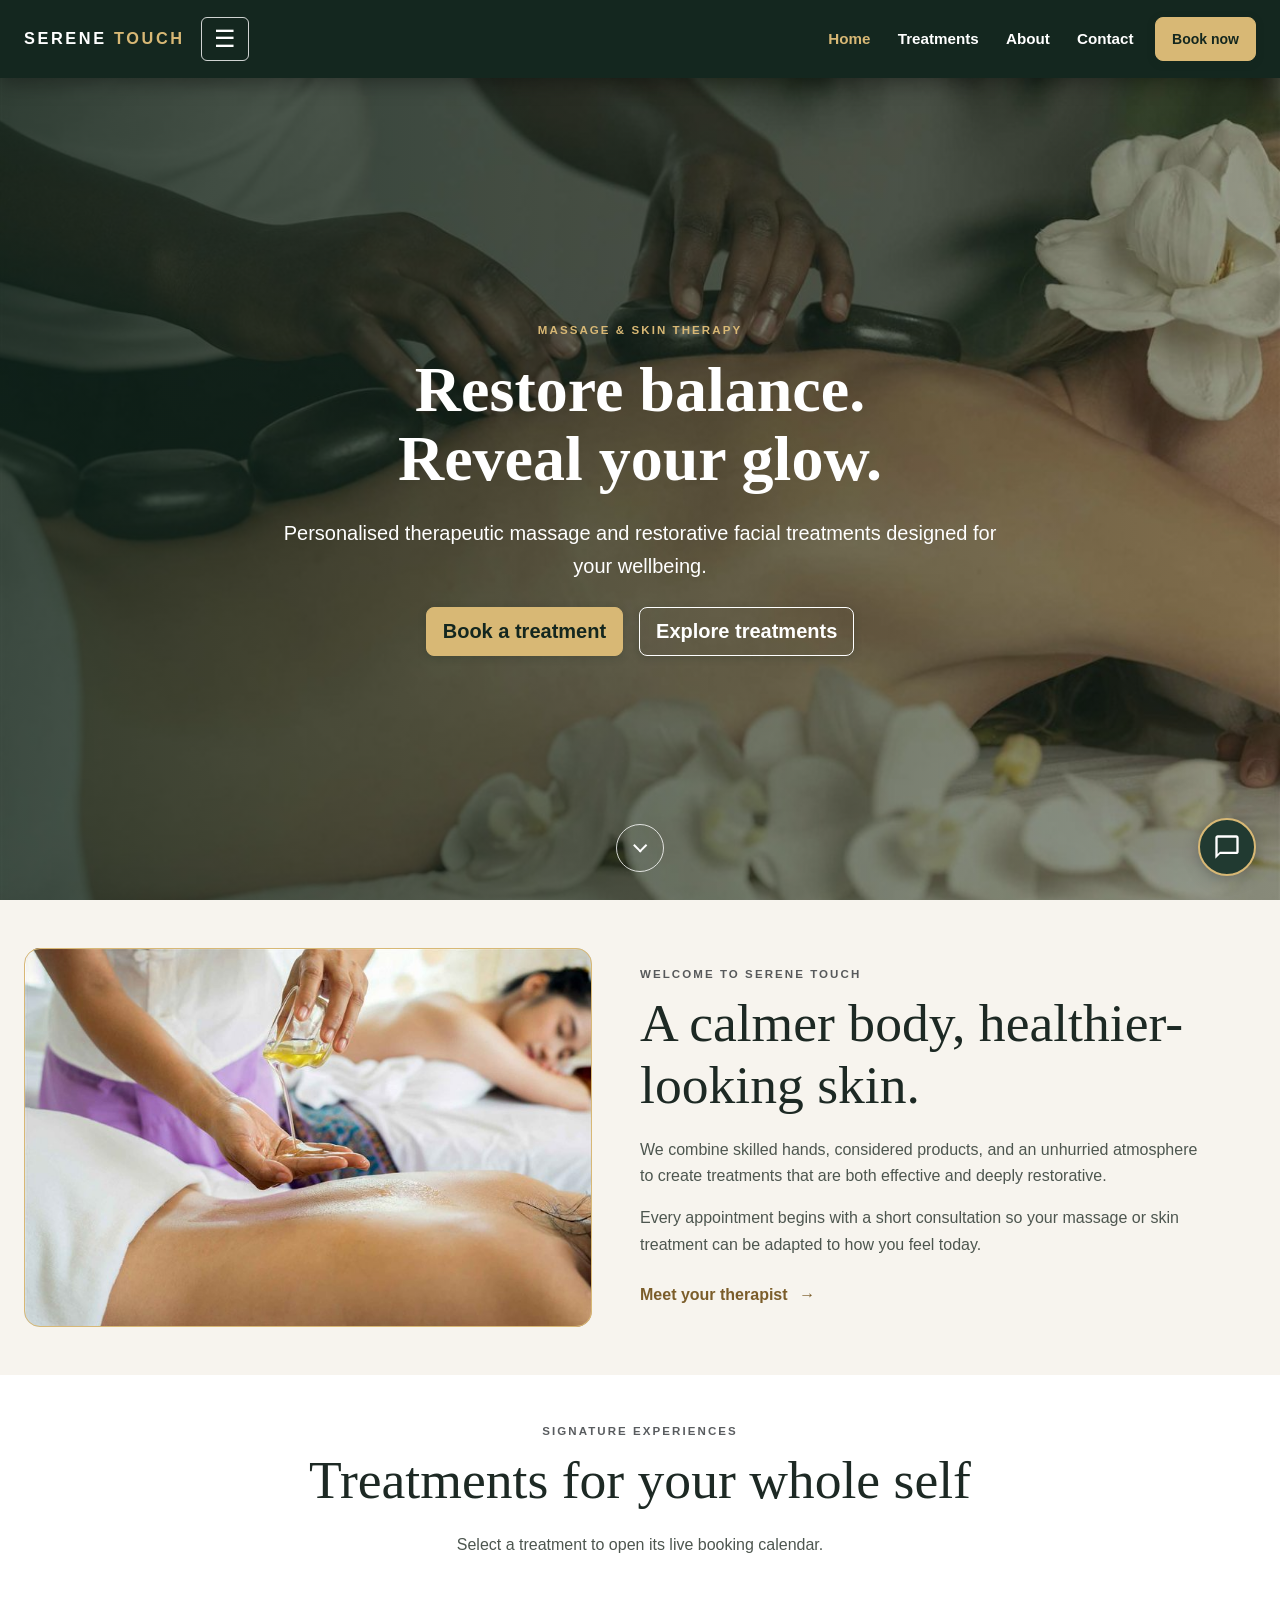
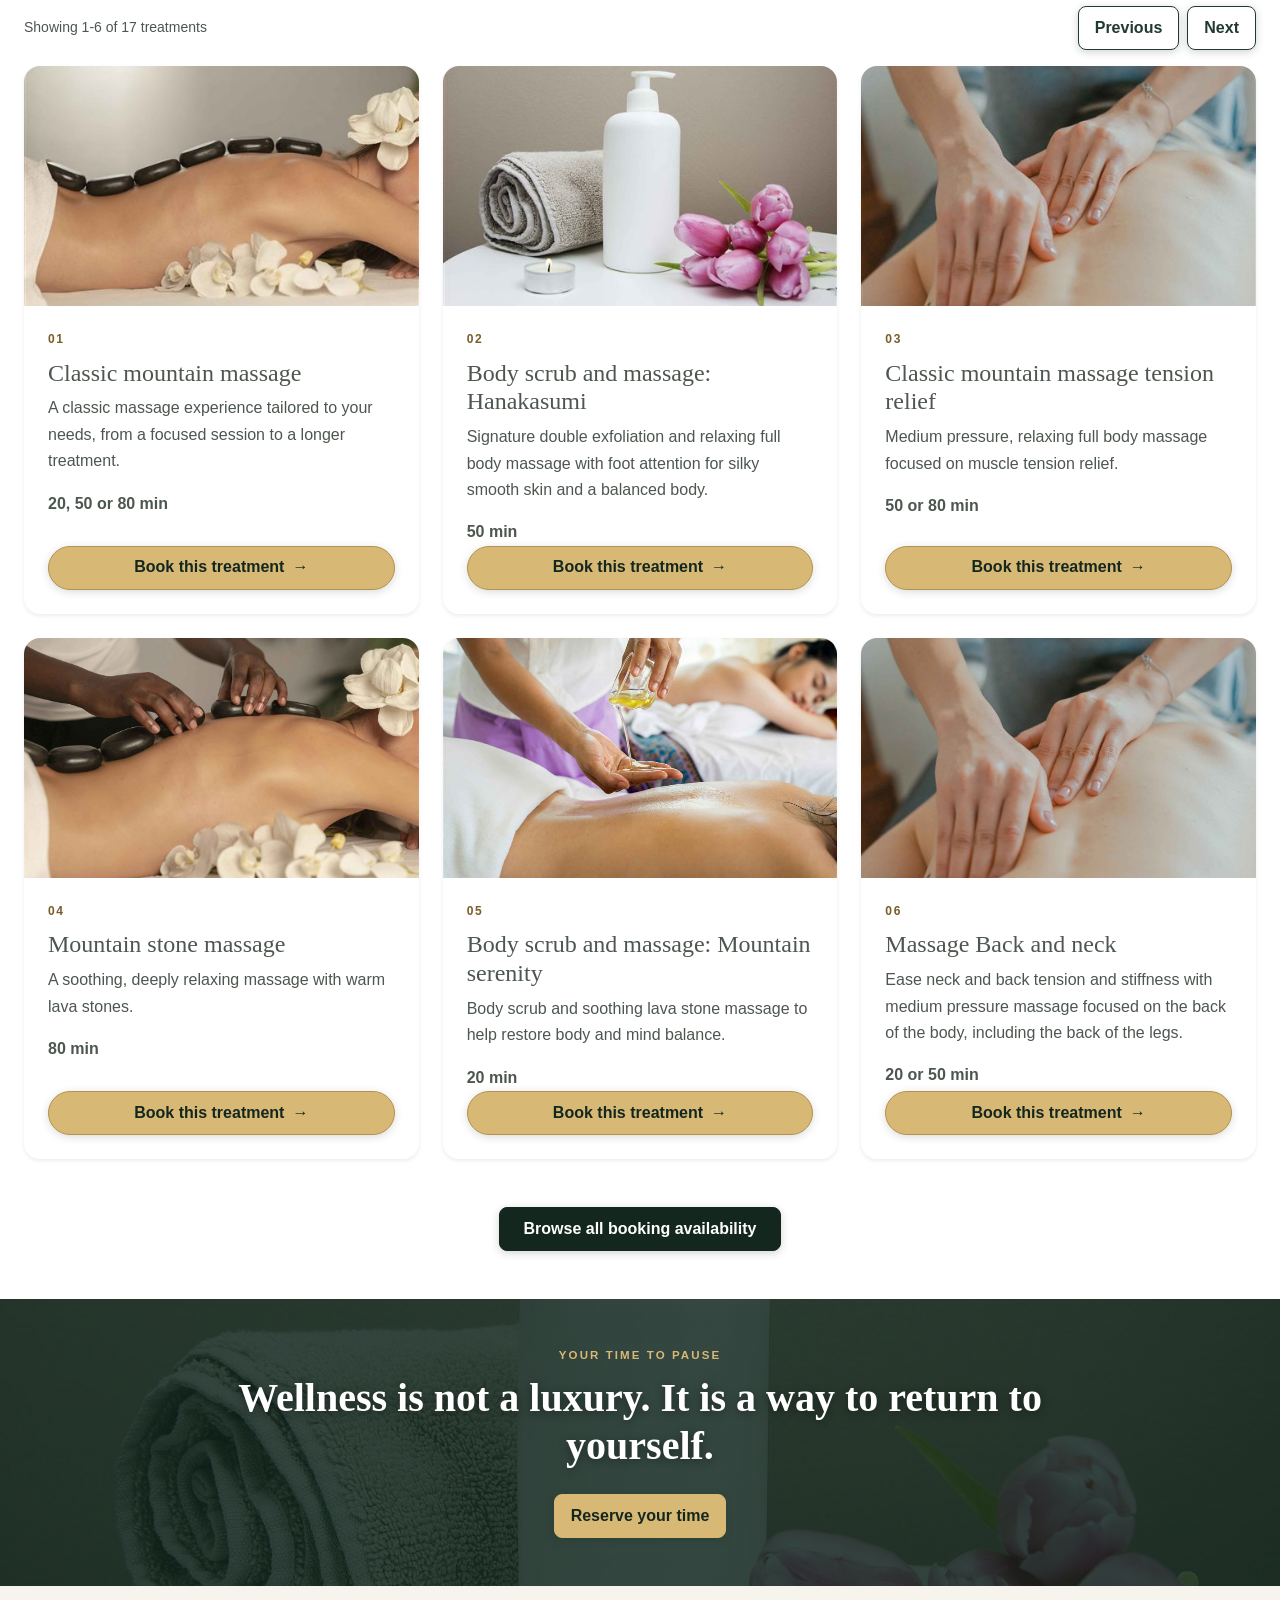
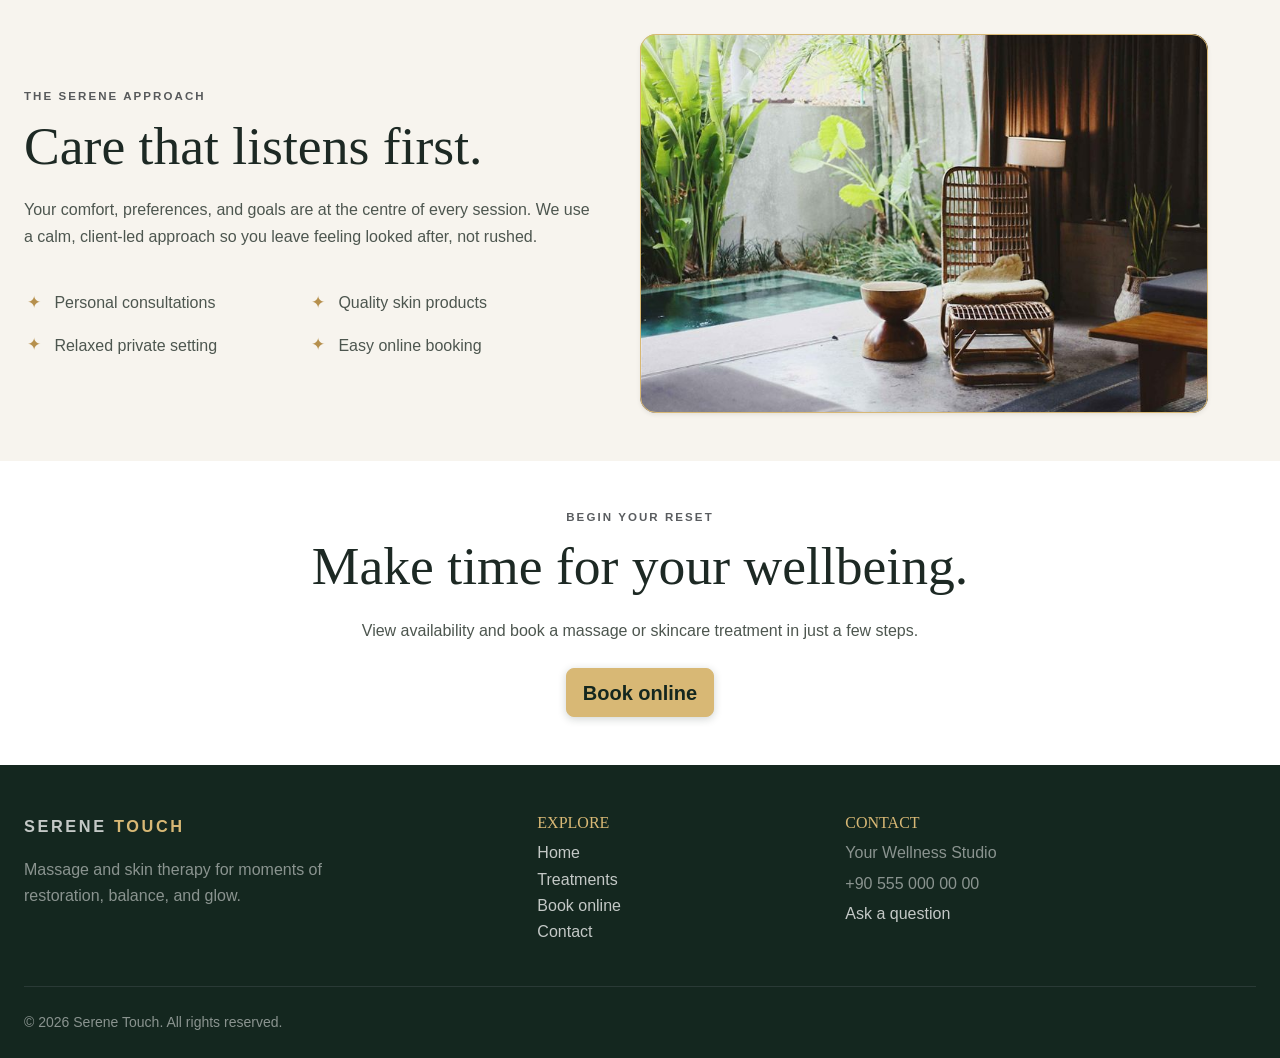
<file: index.html>
﻿<!doctype html>
<html lang="en">
<head>
<meta charset="utf-8">

  <meta
    name="viewport"
    content="width=device-width, initial-scale=1"
  >

  <meta
    name="description"
    content="Serene Touch massage and skin therapy treatments in Alanya."
  >

  <title>Serene Touch | Massage & Skin Therapy</title>

  <link href="assets/vendor/bootstrap/5.3.8/bootstrap.min.css" rel="stylesheet">

  <link
    rel="stylesheet"
    href="assets/css/styles.css?v=25"
  >
  <link
    rel="preload"
    as="style"
    href="assets/css/spa-ai-chat.css?v=1"
    onload="this.onload=null;this.rel='stylesheet'"
  >
  <noscript><link rel="stylesheet" href="assets/css/spa-ai-chat.css?v=1"></noscript>

  <link
    rel="preload"
    as="image"
    href="assets/images/photo-1600334129128-685c5582fd35-480.jpg"
    imagesrcset="assets/images/photo-1600334129128-685c5582fd35-480.jpg 480w, assets/images/photo-1600334129128-685c5582fd35-768.jpg 768w, assets/images/photo-1600334129128-685c5582fd35-1200.jpg 1200w"
    imagesizes="100vw"
  >
</head>

<body>

  <nav
    class="navbar navbar-expand-lg navbar-dark site-nav"
    aria-label="Primary navigation"
  >
    <div class="container">

      <a class="navbar-brand" href="index.html">
        SERENE <span>TOUCH</span>
      </a>

      <button
        class="navbar-toggler"
        type="button"
        data-bs-toggle="collapse"
        data-bs-target="#mainNavigation"
        aria-controls="mainNavigation"
        aria-expanded="false"
        aria-label="Open menu"
      >
        <span class="navbar-toggler-icon"></span>
      </button>

      <div
        class="collapse navbar-collapse"
        id="mainNavigation"
      >
        <ul class="navbar-nav ms-auto align-items-lg-center">

          <li class="nav-item">
            <a
              class="nav-link active"
              aria-current="page"
              href="index.html"
            >
              Home
            </a>
          </li>

          <li class="nav-item">
            <a class="nav-link" href="#treatments">
              Treatments
            </a>
          </li>

          <li class="nav-item">
            <a class="nav-link" href="#about">
              About
            </a>
          </li>

          <li class="nav-item">
            <a class="nav-link" href="contact.html">
              Contact
            </a>
          </li>

          <li class="nav-item ms-lg-2">
            <a
              class="btn btn-gold btn-sm px-3"
              href="book.html"
            >
              Book now
            </a>
          </li>

        </ul>
      </div>
    </div>
  </nav>

  <main>

    <section class="hero-section d-flex align-items-center">
      <div class="hero-overlay"></div>

      <div class="container position-relative text-center text-white">

        <p class="eyebrow text-gold mb-3">
          MASSAGE &amp; SKIN THERAPY
        </p>

        <h1 class="display-3 fw-bold mb-4">
          Restore balance.<br>
          Reveal your glow.
        </h1>

        <p class="lead col-lg-7 mx-auto mb-4">
          Personalised therapeutic massage and restorative facial treatments
          designed for your wellbeing.
        </p>

        <div class="d-flex flex-column flex-sm-row justify-content-center gap-3">
          <a
            class="btn btn-gold btn-lg"
            href="book.html"
          >
            Book a treatment
          </a>

          <a
            class="btn btn-outline-light btn-lg"
            href="#treatments"
          >
            Explore treatments
          </a>
        </div>

      </div>

      <a
        class="scroll-cue"
        href="#welcome"
        aria-label="Scroll down"
      >
        <span class="visually-hidden">Scroll down</span>
      </a>
    </section>

    <section
      id="welcome"
      class="py-5 py-lg-6 bg-cream"
    >
      <div class="container">

        <div class="row align-items-center g-5">

          <div class="col-12 col-lg-6">
            <div class="image-frame">
              <img
                src="assets/images/photo-1544161515-4ab6ce6db874.jpg"
                srcset="assets/images/photo-1544161515-4ab6ce6db874-480.jpg 480w, assets/images/photo-1544161515-4ab6ce6db874-768.jpg 768w, assets/images/photo-1544161515-4ab6ce6db874-1200.jpg 1200w"
                sizes="(min-width: 992px) 50vw, 100vw"
                alt="Relaxing massage treatment room"
                class="img-fluid rounded-4"
                loading="lazy"
              >
            </div>
          </div>

          <div class="col-12 col-lg-6">
            <p class="eyebrow text-muted">
              WELCOME TO SERENE TOUCH
            </p>

            <h2 class="section-title">
              A calmer body, healthier-looking skin.
            </h2>

            <p class="text-secondary">
              We combine skilled hands, considered products, and an unhurried
              atmosphere to create treatments that are both effective and
              deeply restorative.
            </p>

            <p class="text-secondary mb-4">
              Every appointment begins with a short consultation so your
              massage or skin treatment can be adapted to how you feel today.
            </p>

            <a
              href="book.html"
              class="link-gold"
            >
              Meet your therapist

            </a>
          </div>

        </div>
      </div>
    </section>

    <section
      id="treatments"
      class="py-5 py-lg-6"
    >
      <div class="container">

        <div class="text-center mb-5">
          <p class="eyebrow text-muted">
            SIGNATURE EXPERIENCES
          </p>

          <h2 class="section-title">
            Treatments for your whole self
          </h2>

          <p class="text-secondary">
            Select a treatment to open its live booking calendar.
          </p>
        </div>

        <div
          class="treatment-carousel-controls d-flex justify-content-end gap-2 mb-3"
          aria-label="Treatment carousel controls"
        >

          <span
            class="align-self-center me-auto text-secondary small"
            id="treatmentCarouselStatus"
            aria-live="polite"
          ></span>

          <button
            class="btn btn-outline-dark treatment-carousel-button"
            type="button"
            data-carousel-direction="-1"
            aria-label="Show previous treatments"
          >
            <span>Previous</span>
          </button>

          <button
            class="btn btn-outline-dark treatment-carousel-button treatment-next-button"
            type="button"
            data-carousel-direction="1"
            aria-label="Show next treatments"
          >
            <span>Next</span>
          </button>

        </div>

        <div
          class="treatment-carousel treatment-grid"
          id="treatmentCarousel"
          aria-label="All spa treatments"
        >

          <!-- 01 -->
          <a
            class="card treatment-card treatment-booking-card h-100 border-0 shadow-sm text-decoration-none"
            href="book.html?t=classic-mountain-massage"
            data-cal-book="admin/classic-mountain-massage"
          >
            <img
              src="assets/images/photo-1600334089648-b0d9d3028eb2.jpg"
              srcset="assets/images/photo-1600334089648-b0d9d3028eb2-480.jpg 480w, assets/images/photo-1600334089648-b0d9d3028eb2-768.jpg 768w, assets/images/photo-1600334089648-b0d9d3028eb2-1200.jpg 1200w"
              sizes="(min-width: 992px) 33vw, 100vw"
              class="card-img-top"
              alt="Therapist giving a full body massage"
              loading="lazy"
            >

            <div class="card-body p-4">
              <p class="treatment-number">01</p>
              <h3 class="h4">Classic mountain massage</h3>

              <p class="text-secondary">
                A classic massage experience tailored to your needs, from a
                focused session to a longer treatment.
              </p>

              <p class="mb-0">
                <strong>20, 50 or 80 min</strong>
              </p>

              <span class="treatment-booking-hint">
                Book this treatment

              </span>
            </div>
          </a>

          <!-- 02 -->
          <a
            class="card treatment-card treatment-booking-card h-100 border-0 shadow-sm text-decoration-none"
            href="book.html?t=body-scrub-and-massage-hanakasumi"
            data-cal-book="admin/body-scrub-and-massage-hanakasumi"
          >
            <img
              src="assets/images/photo-1540555700478-4be289fbecef.jpg"
              srcset="assets/images/photo-1540555700478-4be289fbecef-480.jpg 480w, assets/images/photo-1540555700478-4be289fbecef-768.jpg 768w, assets/images/photo-1540555700478-4be289fbecef-1200.jpg 1200w"
              sizes="(min-width: 992px) 33vw, 100vw"
              class="card-img-top"
              alt="Body scrub and massage spa ritual"
              loading="lazy"
            >

            <div class="card-body p-4">
              <p class="treatment-number">02</p>
              <h3 class="h4">Body scrub and massage: Hanakasumi</h3>

              <p class="text-secondary">
                Signature double exfoliation and relaxing full body massage
                with foot attention for silky smooth skin and a balanced body.
              </p>

              <p class="mb-0">
                <strong>50 min</strong>
              </p>

              <span class="treatment-booking-hint">
                Book this treatment

              </span>
            </div>
          </a>

          <!-- 03 -->
          <a
            class="card treatment-card treatment-booking-card h-100 border-0 shadow-sm text-decoration-none"
            href="book.html?t=classic-mountain-massage-tension-relief"
            data-cal-book="admin/classic-mountain-massage-tension-relief"
          >
            <img
              src="assets/images/photo-1519823551278-64ac92734fb1.jpg"
              srcset="assets/images/photo-1519823551278-64ac92734fb1-480.jpg 480w, assets/images/photo-1519823551278-64ac92734fb1-768.jpg 768w, assets/images/photo-1519823551278-64ac92734fb1-1200.jpg 1200w"
              sizes="(min-width: 992px) 33vw, 100vw"
              class="card-img-top"
              alt="Focused massage to ease muscle tension"
              loading="lazy"
            >

            <div class="card-body p-4">
              <p class="treatment-number">03</p>
              <h3 class="h4">Classic mountain massage tension relief</h3>

              <p class="text-secondary">
                Medium pressure, relaxing full body massage focused on muscle
                tension relief.
              </p>

              <p class="mb-0">
                <strong>50 or 80 min</strong>
              </p>

              <span class="treatment-booking-hint">
                Book this treatment

              </span>
            </div>
          </a>

          <!-- 04 -->
          <a
            class="card treatment-card treatment-booking-card h-100 border-0 shadow-sm text-decoration-none"
            href="book.html?t=mountain-stone-massage"
            data-cal-book="admin/mountain-stone-massage"
          >
            <img
              src="assets/images/photo-1600334129128-685c5582fd35.jpg"
              srcset="assets/images/photo-1600334129128-685c5582fd35-480.jpg 480w, assets/images/photo-1600334129128-685c5582fd35-768.jpg 768w, assets/images/photo-1600334129128-685c5582fd35-1200.jpg 1200w"
              sizes="(min-width: 992px) 33vw, 100vw"
              class="card-img-top"
              alt="Warm lava stones prepared for massage"
              loading="lazy"
            >

            <div class="card-body p-4">
              <p class="treatment-number">04</p>
              <h3 class="h4">Mountain stone massage</h3>

              <p class="text-secondary">
                A soothing, deeply relaxing massage with warm lava stones.
              </p>

              <p class="mb-0">
                <strong>80 min</strong>
              </p>

              <span class="treatment-booking-hint">
                Book this treatment

              </span>
            </div>
          </a>

          <!-- 05 -->
          <a
            class="card treatment-card treatment-booking-card h-100 border-0 shadow-sm text-decoration-none"
            href="book.html?t=body-scrub-and-massage-mountain-serenity"
            data-cal-book="admin/body-scrub-and-massage-mountain-serenity"
          >
            <img
              src="assets/images/photo-1544161515-4ab6ce6db874.jpg"
              srcset="assets/images/photo-1544161515-4ab6ce6db874-480.jpg 480w, assets/images/photo-1544161515-4ab6ce6db874-768.jpg 768w, assets/images/photo-1544161515-4ab6ce6db874-1200.jpg 1200w"
              sizes="(min-width: 992px) 33vw, 100vw"
              class="card-img-top"
              alt="Body scrub and relaxing stone massage"
              loading="lazy"
            >

            <div class="card-body p-4">
              <p class="treatment-number">05</p>
              <h3 class="h4">
                Body scrub and massage: Mountain serenity
              </h3>

              <p class="text-secondary">
                Body scrub and soothing lava stone massage to help restore
                body and mind balance.
              </p>

              <p class="mb-0">
                <strong>20 min</strong>
              </p>

              <span class="treatment-booking-hint">
                Book this treatment

              </span>
            </div>
          </a>

          <!-- 06 -->
          <a
            class="card treatment-card treatment-booking-card h-100 border-0 shadow-sm text-decoration-none"
            href="book.html?t=massage-back-and-neck"
            data-cal-book="admin/massage-back-and-neck"
          >
            <img
              src="assets/images/photo-1519823551278-64ac92734fb1.jpg"
              class="card-img-top"
              alt="Back, neck and legs massage"
              loading="lazy"
            >

            <div class="card-body p-4">
              <p class="treatment-number">06</p>
              <h3 class="h4">Massage Back and neck</h3>

              <p class="text-secondary">
                Ease neck and back tension and stiffness with medium pressure
                massage focused on the back of the body, including the back
                of the legs.
              </p>

              <p class="mb-0">
                <strong>20 or 50 min</strong>
              </p>

              <span class="treatment-booking-hint">
                Book this treatment

              </span>
            </div>
          </a>

          <!-- 07 -->
          <a
            class="card treatment-card treatment-booking-card h-100 border-0 shadow-sm text-decoration-none"
            href="book.html?t=body-scrub-wrapping-and-stone-massage-norefjell-dream"
            data-cal-book="admin/body-scrub-wrapping-and-stone-massage-norefjell-dream"
          >
            <img
              src="assets/images/photo-1540555700478-4be289fbecef.jpg"
              class="card-img-top"
              alt="Full body scrub, aloe wrap and stone massage"
              loading="lazy"
            >

            <div class="card-body p-4">
              <p class="treatment-number">07</p>
              <h3 class="h4">
                Body scrub, wrapping and stone massage: Norefjell dream
              </h3>

              <p class="text-secondary">
                Invigorating scrub, hydrating aloe vera wrap, face and scalp
                massage, and lava stone massage on the back.
              </p>

              <p class="mb-0">
                <strong>80 min</strong>
              </p>

              <span class="treatment-booking-hint">
                Book this treatment

              </span>
            </div>
          </a>

          <!-- 08 -->
          <a
            class="card treatment-card treatment-booking-card h-100 border-0 shadow-sm text-decoration-none"
            href="book.html?t=scrub-and-mountain-massage-50"
            data-cal-book="admin/scrub-and-mountain-massage-50"
          >
            <img
              src="assets/images/photo-1600334089648-b0d9d3028eb2.jpg"
              class="card-img-top"
              alt="Exfoliating scrub followed by a relaxing massage"
              loading="lazy"
            >

            <div class="card-body p-4">
              <p class="treatment-number">08</p>
              <h3 class="h4">Scrub and mountain massage</h3>

              <p class="text-secondary">
                Remove dead skin and restore glow, followed by a muscle-
                soothing back massage at medium pressure. The longer option
                includes a relaxing full body massage.
              </p>

              <p class="mb-0">
                <strong>50 or 80 min</strong>
              </p>

              <span class="treatment-booking-hint">
                Book this treatment

              </span>
            </div>
          </a>

          <!-- 09 -->
          <a
            class="card treatment-card treatment-booking-card h-100 border-0 shadow-sm text-decoration-none"
            href="book.html?t=soft-mountain-feet"
            data-cal-book="admin/soft-mountain-feet"
          >
            <img
              src="assets/images/photo-1515377905703-c4788e51af15.jpg"
              srcset="assets/images/photo-1515377905703-c4788e51af15-480.jpg 480w, assets/images/photo-1515377905703-c4788e51af15-768.jpg 768w, assets/images/photo-1515377905703-c4788e51af15-1200.jpg 1200w"
              sizes="(min-width: 992px) 33vw, 100vw"
              class="card-img-top"
              alt="Foot scrub, nourishing wrap and massage"
              loading="lazy"
            >

            <div class="card-body p-4">
              <p class="treatment-number">09</p>
              <h3 class="h4">Scrub: Soft mountain feet</h3>

              <p class="text-secondary">
                Foot scrub, nourishing wrap and foot massage, with a scalp,
                hand and arm massage. A soothing treat after hiking or skiing.
              </p>

              <p class="mb-0">
                <strong>20 min</strong>
              </p>

              <span class="treatment-booking-hint">
                Book this treatment

              </span>
            </div>
          </a>

          <!-- 10 -->
          <a
            class="card treatment-card treatment-booking-card h-100 border-0 shadow-sm text-decoration-none"
            href="book.html?t=mountain-aroma-massage"
            data-cal-book="admin/mountain-aroma-massage"
          >
            <img
              src="assets/images/photo-1600334089648-b0d9d3028eb2.jpg"
              class="card-img-top"
              alt="Relaxing massage with aromatic oils"
              loading="lazy"
            >

            <div class="card-body p-4">
              <p class="treatment-number">10</p>
              <h3 class="h4">Mountain aroma massage</h3>

              <p class="text-secondary">
                Gentle, relaxing back of body massage with aromatic oils.
              </p>

              <p class="mb-0">
                <strong>20 or 50 min</strong>
              </p>

              <span class="treatment-booking-hint">
                Book this treatment

              </span>
            </div>
          </a>

          <!-- 11 -->
          <a
            class="card treatment-card treatment-booking-card h-100 border-0 shadow-sm text-decoration-none"
            href="book.html?t=lymphatic-stimulating-massage"
            data-cal-book="admin/lymphatic-stimulating-massage"
          >
            <img
              src="assets/images/photo-1519823551278-64ac92734fb1.jpg"
              class="card-img-top"
              alt="Gentle lymphatic massage treatment"
              loading="lazy"
            >

            <div class="card-body p-4">
              <p class="treatment-number">11</p>
              <h3 class="h4">Lymphatic stimulating massage</h3>

              <p class="text-secondary">
                Gentle, professionally tailored massage to stimulate
                lymphatic flow and help reduce swelling.
              </p>

              <p class="mb-0">
                <strong>80 min</strong>
              </p>

              <span class="treatment-booking-hint">
                Book this treatment

              </span>
            </div>
          </a>

          <!-- 12 -->
          <a
            class="card treatment-card treatment-booking-card h-100 border-0 shadow-sm text-decoration-none"
            href="book.html?t=classic-facial"
            data-cal-book="admin/classic-facial"
          >
            <img
              src="assets/images/photo-1570172619644-dfd03ed5d881.jpg"
              srcset="assets/images/photo-1570172619644-dfd03ed5d881-480.jpg 480w, assets/images/photo-1570172619644-dfd03ed5d881-768.jpg 768w, assets/images/photo-1570172619644-dfd03ed5d881-1200.jpg 1200w"
              sizes="(min-width: 992px) 33vw, 100vw"
              class="card-img-top"
              alt="Classic facial cleansing and skincare"
              loading="lazy"
            >

            <div class="card-body p-4">
              <p class="treatment-number">12</p>
              <h3 class="h4">Classic facial</h3>

              <p class="text-secondary">
                Deep cleanse, exfoliation, skin type mask, and a soothing
                face, d&#233;collet&#233; and scalp massage.
              </p>

              <p class="mb-0">
                <strong>20, 50 or 80 min</strong>
              </p>

              <span class="treatment-booking-hint">
                Book this treatment

              </span>
            </div>
          </a>

          <!-- 13 -->
          <a
            class="card treatment-card treatment-booking-card h-100 border-0 shadow-sm text-decoration-none"
            href="book.html?t=facial-mountain-queen"
            data-cal-book="admin/facial-mountain-queen"
          >
            <img
              src="assets/images/photo-1570172619644-dfd03ed5d881.jpg"
              class="card-img-top"
              alt="Hydrating facial and collagen skincare"
              loading="lazy"
            >

            <div class="card-body p-4">
              <p class="treatment-number">13</p>
              <h3 class="h4">Facial Mountain queen</h3>

              <p class="text-secondary">
                Event-ready glow with deep cleanse, specialised exfoliation,
                Doctor Babor Collagen Complex, intensive hydration and scalp
                massage.
              </p>

              <p class="mb-0">
                <strong>80 min</strong>
              </p>

              <span class="treatment-booking-hint">
                Book this treatment

              </span>
            </div>
          </a>

          <!-- 14 -->
          <a
            class="card treatment-card treatment-booking-card h-100 border-0 shadow-sm text-decoration-none"
            href="book.html?t=facial-norefjell-glow"
            data-cal-book="admin/facial-norefjell-glow"
          >
            <img
              src="assets/images/photo-1570172619644-dfd03ed5d881.jpg"
              class="card-img-top"
              alt="Fruit acid facial treatment"
              loading="lazy"
            >

            <div class="card-body p-4">
              <p class="treatment-number">14</p>
              <h3 class="h4">Facial Norefjell glow</h3>

              <p class="text-secondary">
                Innovative fruit acid facial designed for visible results
                with a focus on comfort and relaxation.
              </p>

              <p class="mb-0">
                <strong>50 min</strong>
              </p>

              <span class="treatment-booking-hint">
                Book this treatment

              </span>
            </div>
          </a>

          <!-- 15 -->
          <a
            class="card treatment-card treatment-booking-card h-100 border-0 shadow-sm text-decoration-none"
            href="book.html?t=kobido-facial-massage"
            data-cal-book="admin/kobido-facial-massage"
          >
            <img
              src="assets/images/photo-1570172619644-dfd03ed5d881.jpg"
              class="card-img-top"
              alt="Japanese Kobido facial massage"
              loading="lazy"
            >

            <div class="card-body p-4">
              <p class="treatment-number">15</p>
              <h3 class="h4">Kobido facial massage</h3>

              <p class="text-secondary">
                Traditional facial massage to promote natural collagen,
                improve muscle tone and elasticity, define facial contours,
                boost circulation and release tension.
              </p>

              <p class="mb-0">
                <strong>80 min</strong>
              </p>

              <span class="treatment-booking-hint">
                Book this treatment

              </span>
            </div>
          </a>

          <!-- 16 -->
          <a
            class="card treatment-card treatment-booking-card h-100 border-0 shadow-sm text-decoration-none"
            href="book.html?t=mom-to-be-tension-areas"
            data-cal-book="admin/mom-to-be-tension-areas"
          >
            <img
              src="assets/images/photo-1515377905703-c4788e51af15.jpg"
              class="card-img-top"
              alt="Gentle massage for pregnancy tension areas"
              loading="lazy"
            >

            <div class="card-body p-4">
              <p class="treatment-number">16</p>
              <h3 class="h4">Massage: Mom to be</h3>

              <p class="text-secondary">
                For pregnancy after the first trimester. Focused massage for
                tension areas including feet, neck and shoulders.
              </p>

              <p class="mb-0">
                <strong>80 min</strong>
              </p>

              <span class="treatment-booking-hint">
                Book this treatment

              </span>
            </div>
          </a>

          <!-- 17 -->
          <a
            class="card treatment-card treatment-booking-card h-100 border-0 shadow-sm text-decoration-none"
            href="book.html?t=mom-to-be-scrub-massage"
            data-cal-book="admin/mom-to-be-scrub-massage"
          >
            <img
              src="assets/images/photo-1515377905703-c4788e51af15.jpg"
              class="card-img-top"
              alt="Pregnancy body scrub and customized massage"
              loading="lazy"
            >

            <div class="card-body p-4">
              <p class="treatment-number">17</p>
              <h3 class="h4">Mom to be: scrub and massage</h3>

              <p class="text-secondary">
                For pregnancy after the first trimester. Full body scrub
                followed by a customised massage focused on feet, neck and
                shoulders.
              </p>

              <p class="mb-0">
                <strong>80 min</strong>
              </p>

              <span class="treatment-booking-hint">
                Book this treatment

              </span>
            </div>
          </a>

        </div>

        <div class="text-center mt-5">
          <a
            class="btn btn-dark px-4"
            href="book.html"
          >
            Browse all booking availability
          </a>
        </div>

      </div>
    </section>

    <section class="wellness-banner text-white">
      <div class="container py-5 py-lg-6 text-center">

        <p class="eyebrow text-gold">
          YOUR TIME TO PAUSE
        </p>

        <h2 class="display-6 fw-bold mx-auto banner-title">
          Wellness is not a luxury. It is a way to return to yourself.
        </h2>

        <a
          class="btn btn-gold mt-3"
          href="book.html"
        >
          Reserve your time
        </a>

      </div>
    </section>

    <section
      id="about"
      class="py-5 py-lg-6 bg-cream"
    >
      <div class="container">

        <div class="row g-5 align-items-center">

          <div class="col-12 col-lg-6 order-lg-2">
            <div class="image-frame">
              <img
                src="assets/images/photo-1560750588-73207b1ef5b8.jpg"
                srcset="assets/images/photo-1560750588-73207b1ef5b8-480.jpg 480w, assets/images/photo-1560750588-73207b1ef5b8-768.jpg 768w, assets/images/photo-1560750588-73207b1ef5b8-1200.jpg 1200w"
                sizes="(min-width: 992px) 50vw, 100vw"
                alt="Skincare therapist preparing a treatment"
                class="img-fluid rounded-4 shadow-sm"
                loading="lazy"
              >
            </div>
          </div>

          <div class="col-12 col-lg-6 order-lg-1">
            <p class="eyebrow text-muted">
              THE SERENE APPROACH
            </p>

            <h2 class="section-title">
              Care that listens first.
            </h2>

            <p class="text-secondary">
              Your comfort, preferences, and goals are at the centre of every
              session. We use a calm, client-led approach so you leave feeling
              looked after, not rushed.
            </p>

            <div class="row mt-4 g-3">

              <div class="col-12 col-sm-6">
                <div class="feature-item">
                  <span class="feature-icon" aria-hidden="true"></span>
                  <p>Personal consultations</p>
                </div>
              </div>

              <div class="col-12 col-sm-6">
                <div class="feature-item">
                  <span class="feature-icon" aria-hidden="true"></span>
                  <p>Quality skin products</p>
                </div>
              </div>

              <div class="col-12 col-sm-6">
                <div class="feature-item">
                  <span class="feature-icon" aria-hidden="true"></span>
                  <p>Relaxed private setting</p>
                </div>
              </div>

              <div class="col-12 col-sm-6">
                <div class="feature-item">
                  <span class="feature-icon" aria-hidden="true"></span>
                  <p>Easy online booking</p>
                </div>
              </div>

            </div>
          </div>

        </div>
      </div>
    </section>

    <section class="py-5 py-lg-6 text-center">
      <div class="container">

        <p class="eyebrow text-muted">
          BEGIN YOUR RESET
        </p>

        <h2 class="section-title">
          Make time for your wellbeing.
        </h2>

        <p class="text-secondary col-lg-6 mx-auto mb-4">
          View availability and book a massage or skincare treatment in just
          a few steps.
        </p>

        <a
          class="btn btn-gold btn-lg"
          href="book.html"
        >
          Book online
        </a>

      </div>
    </section>

  </main>

  <footer class="site-footer text-white pt-5 pb-4">
    <div class="container">

      <div class="row g-4">

        <div class="col-12 col-md-5">
          <a
            class="footer-brand"
            href="index.html"
          >
            SERENE <span>TOUCH</span>
          </a>

          <p class="mt-3 text-white-50 col-lg-8">
            Massage and skin therapy for moments of restoration, balance,
            and glow.
          </p>
        </div>

        <div class="col-6 col-md-3">
          <h2 class="h6 text-gold">
            EXPLORE
          </h2>

          <ul class="list-unstyled footer-links">
            <li><a href="index.html">Home</a></li>
            <li><a href="#treatments">Treatments</a></li>
            <li><a href="book.html">Book online</a></li>
            <li><a href="contact.html">Contact</a></li>
          </ul>
        </div>

        <div class="col-6 col-md-4">
          <h2 class="h6 text-gold">
            CONTACT
          </h2>

          <p class="text-white-50 mb-1">
            Your Wellness Studio
          </p>

          <p class="text-white-50 mb-1">
            +90 555 000 00 00
          </p>

          <p>
            <a href="contact.html">
              Ask a question
            </a>
          </p>
        </div>

      </div>

      <hr class="border-secondary my-4">

      <p class="small text-white-50 mb-0">
        &copy; <span data-current-year></span>
        Serene Touch. All rights reserved.
      </p>

    </div>
  </footer>

  <script src="assets/vendor/bootstrap/5.3.8/bootstrap.bundle.min.js" defer></script>
  <script src="assets/js/main.js?v=25" defer></script>
  <script src="assets/js/cal-treatments.js?v=8" defer></script>
  <script>
    (function loadSpaAssistantWhenIdle() {
      function loadScript() {
        if (document.querySelector('script[data-spa-ai-chat]')) return;
        var script = document.createElement('script');
        script.src = 'assets/js/spa-ai-chat.js?v=1';
        script.defer = true;
        script.setAttribute('data-spa-ai-chat', 'true');
        document.body.appendChild(script);
      }

      if ('requestIdleCallback' in window) {
        requestIdleCallback(loadScript, { timeout: 2500 });
      } else {
        window.addEventListener('load', function () {
          setTimeout(loadScript, 1000);
        }, { once: true });
      }
    })();
  </script>

</body>
</html>
</file>
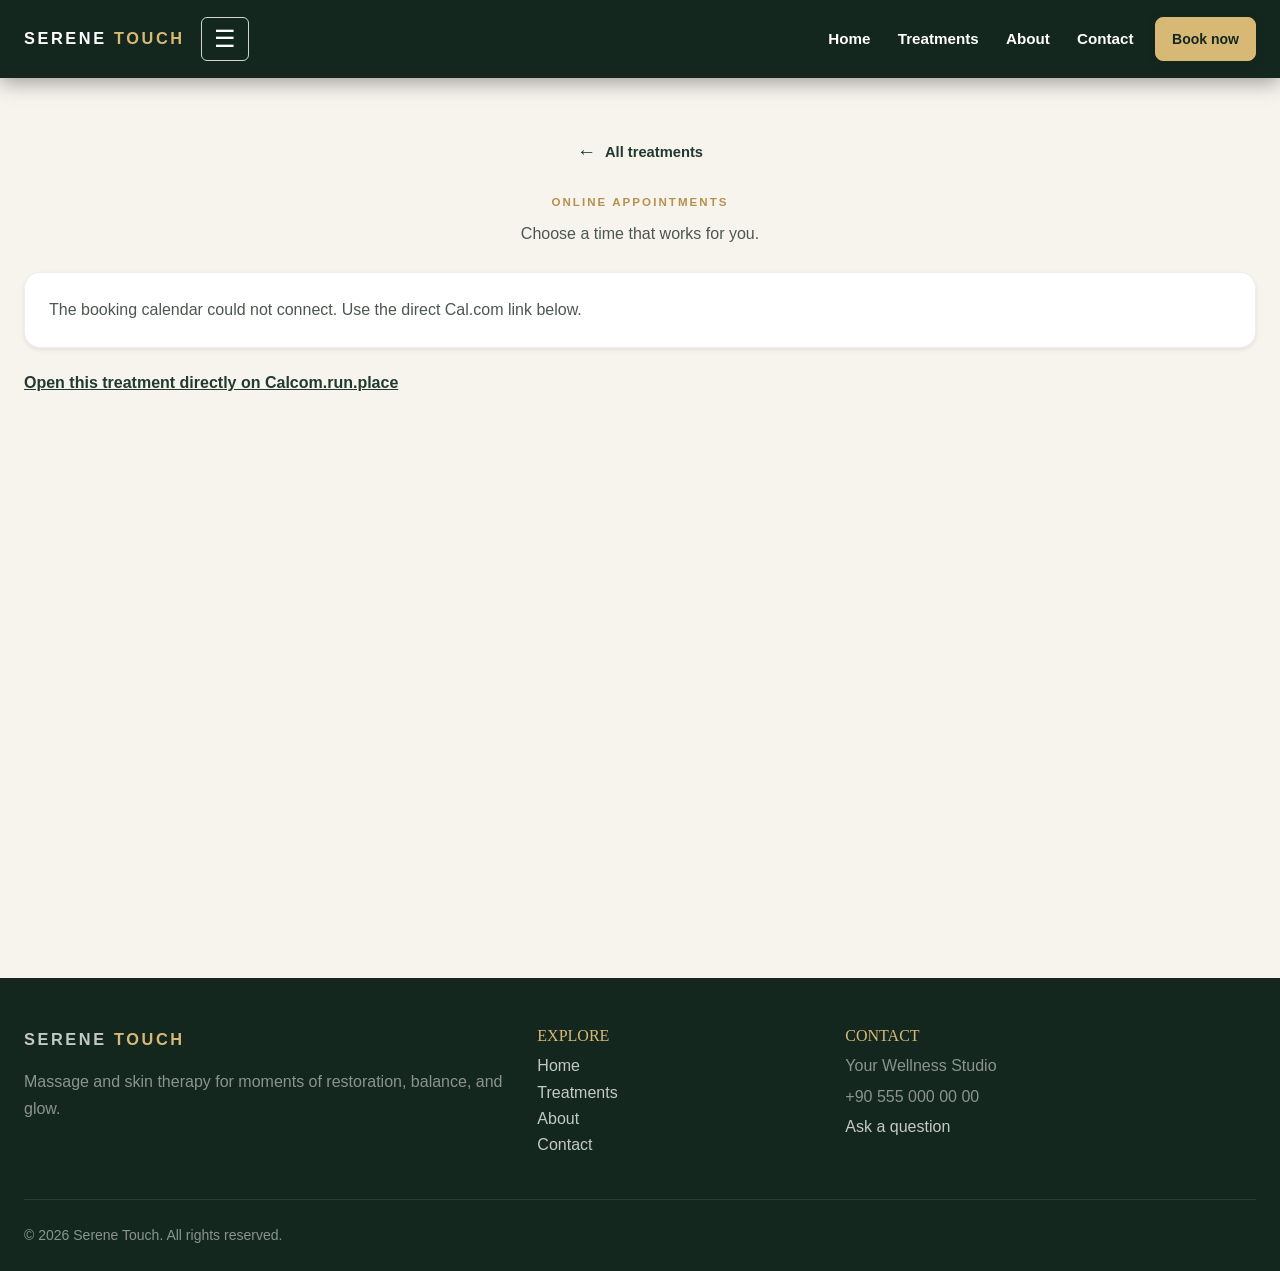
<file: book.html>
﻿<!doctype html>
<html lang="en">
<head>
  <meta charset="utf-8">

  <script>
    const isShortBookingRoute = /(?:^|\/)book\/[a-z0-9-]+\/?$/i.test(window.location.pathname);
    const bookingBase = document.createElement("base");
    bookingBase.href = isShortBookingRoute
      ? (window.location.pathname.endsWith("/") ? "../../" : "../")
      : "./";
    document.head.appendChild(bookingBase);
  </script>

  <meta
    name="viewport"
    content="width=device-width, initial-scale=1"
  >

  <meta
    name="description"
    content="Book a massage or skin treatment at Serene Touch."
  >

  <title>Book a Treatment | Serene Touch</title>

  <link href="assets/vendor/bootstrap/5.3.8/bootstrap.min.css" rel="stylesheet">

  <link
    rel="stylesheet"
    href="assets/css/styles.css?v=25"
  >
</head>

<body>

  <!-- Solid dark-green navbar -->
  <nav
    class="navbar navbar-expand-lg navbar-dark site-nav"
    aria-label="Primary navigation"
  >
    <div class="container">

      <a
        class="navbar-brand"
        href="index.html"
      >
        SERENE <span>TOUCH</span>
      </a>

      <button
        class="navbar-toggler"
        type="button"
        data-bs-toggle="collapse"
        data-bs-target="#mainNavigation"
        aria-controls="mainNavigation"
        aria-expanded="false"
        aria-label="Open menu"
      >
        <span class="navbar-toggler-icon"></span>
      </button>

      <div
        class="collapse navbar-collapse"
        id="mainNavigation"
      >
        <ul class="navbar-nav ms-auto align-items-lg-center">

          <li class="nav-item">
            <a
              class="nav-link"
              href="index.html"
            >
              Home
            </a>
          </li>

          <li class="nav-item">
            <a
              class="nav-link"
              href="index.html#treatments"
            >
              Treatments
            </a>
          </li>

          <li class="nav-item">
            <a
              class="nav-link"
              href="index.html#about"
            >
              About
            </a>
          </li>

          <li class="nav-item">
            <a
              class="nav-link"
              href="contact.html"
            >
              Contact
            </a>
          </li>

          <li class="nav-item ms-lg-2">
            <a
              class="btn btn-gold btn-sm px-3 active"
              aria-current="page"
              href="book.html"
            >
              Book now
            </a>
          </li>

        </ul>
      </div>
    </div>
  </nav>

  <main class="booking-page bg-cream min-vh-100">

    <section class="booking-header text-center">
      <div class="container">

        <div class="booking-heading">
          <a class="booking-back-link" href="index.html#treatments">
            <span aria-hidden="true">&larr;</span>
            <span>All treatments</span>
          </a>

          <p class="eyebrow text-muted">
            ONLINE APPOINTMENTS
          </p>

          <h1 class="section-title" id="bookingTreatmentTitle">
            Book your treatment
          </h1>

          <p class="booking-intro text-secondary">
            Choose a time that works for you.
          </p>
        </div>

      </div>
    </section>

    <section class="booking-calendar-section">
      <div class="container">

        <div
          id="cal-all-treatments"
          class="booking-cal-embed bg-white rounded-4 shadow-sm"
          aria-label="Serene Touch treatment booking calendar"
        ></div>

      </div>
    </section>

  </main>

  <footer class="site-footer text-white pt-5 pb-4">
    <div class="container">

      <div class="row g-4 align-items-start">

        <div class="col-12 col-md-5">
          <a
            class="footer-brand"
            href="index.html"
          >
            SERENE <span>TOUCH</span>
          </a>

          <p class="text-white-50 mt-3 mb-0">
            Massage and skin therapy for moments of restoration, balance,
            and glow.
          </p>
        </div>

        <div class="col-6 col-md-3">
          <h2 class="h6 text-gold">
            EXPLORE
          </h2>

          <ul class="list-unstyled footer-links">
            <li>
              <a href="index.html">
                Home
              </a>
            </li>

            <li>
              <a href="index.html#treatments">
                Treatments
              </a>
            </li>

            <li>
              <a href="index.html#about">
                About
              </a>
            </li>

            <li>
              <a href="contact.html">
                Contact
              </a>
            </li>
          </ul>
        </div>

        <div class="col-6 col-md-4">
          <h2 class="h6 text-gold">
            CONTACT
          </h2>

          <p class="text-white-50 mb-1">
            Your Wellness Studio
          </p>

          <p class="text-white-50 mb-1">
            +90 555 000 00 00
          </p>

          <p class="mb-0">
            <a href="contact.html#contact-form">
              Ask a question
            </a>
          </p>
        </div>

      </div>

      <hr class="border-secondary my-4">

      <p class="small text-white-50 mb-0">
        &copy;
        <span data-current-year></span>
        Serene Touch. All rights reserved.
      </p>

    </div>
  </footer>

  <script src="assets/vendor/bootstrap/5.3.8/bootstrap.bundle.min.js"></script>

  <script src="assets/js/main.js?v=24"></script>
  <script src="assets/js/cal-booking.js?v=5"></script>

</body>
</html>
</file>
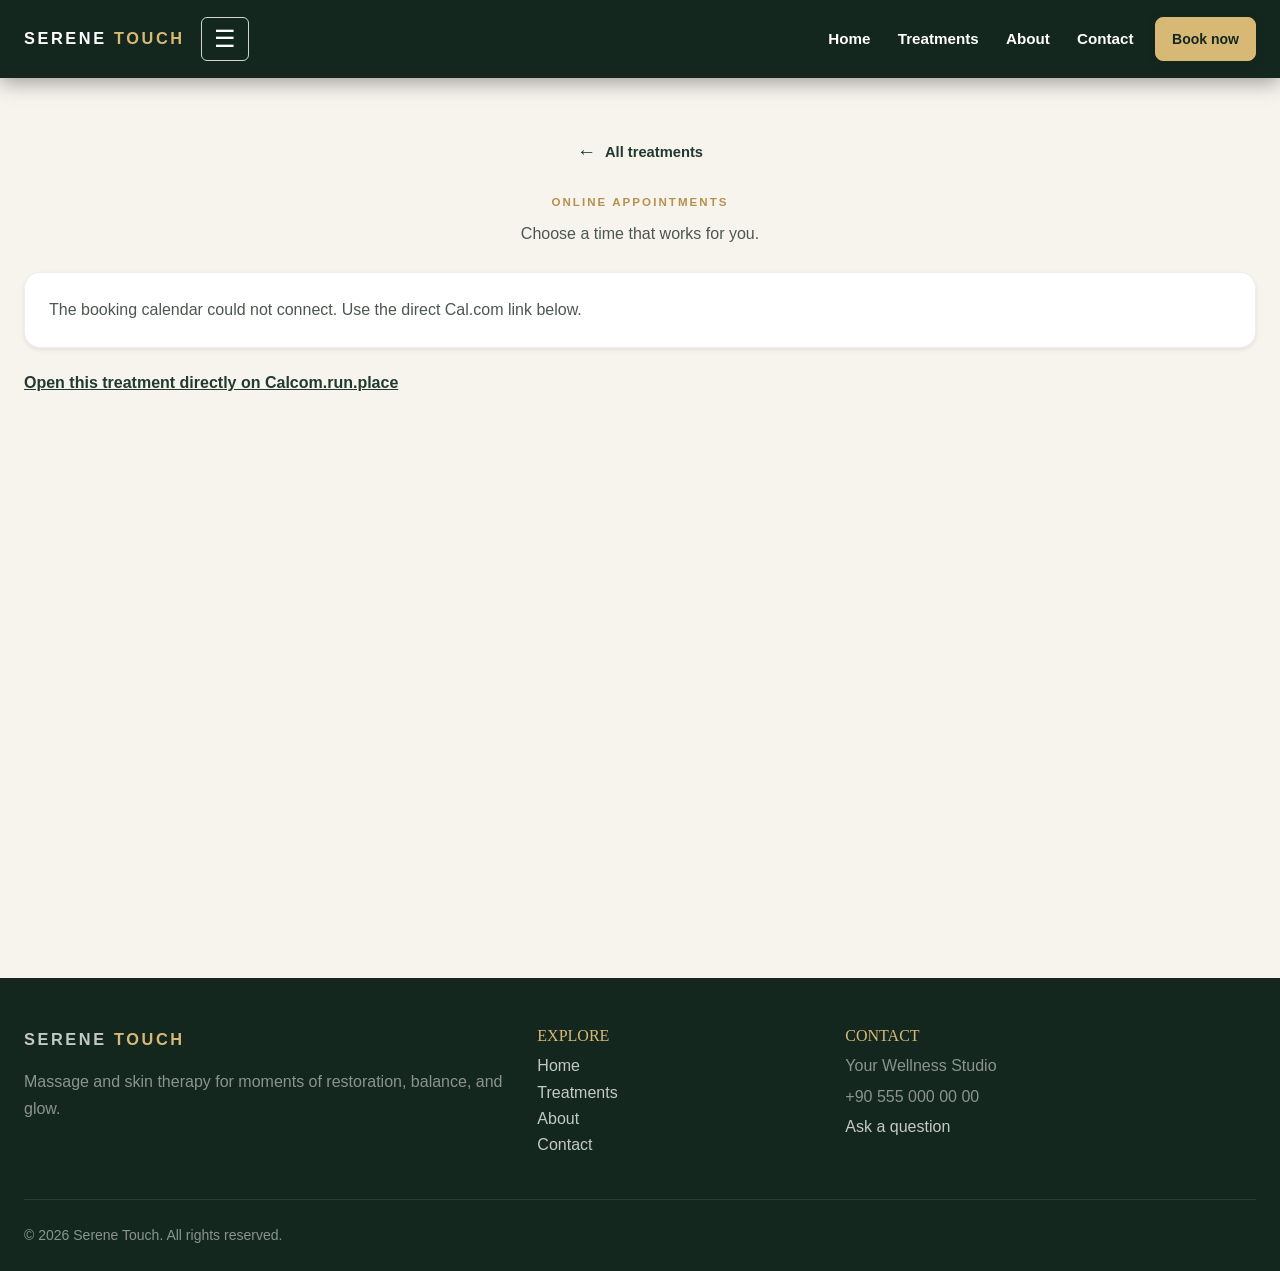
<file: booking.html>
﻿<!doctype html>
<html lang="en">
<head>
  <meta charset="utf-8">
  <meta name="robots" content="noindex">
  <meta http-equiv="refresh" content="0; url=book.html">
  <title>Booking | Serene Touch</title>
  <script>window.location.replace('book.html' + window.location.search + window.location.hash);</script>
</head>
<body><a href="book.html">Continue to booking</a></body>
</html>
</file>
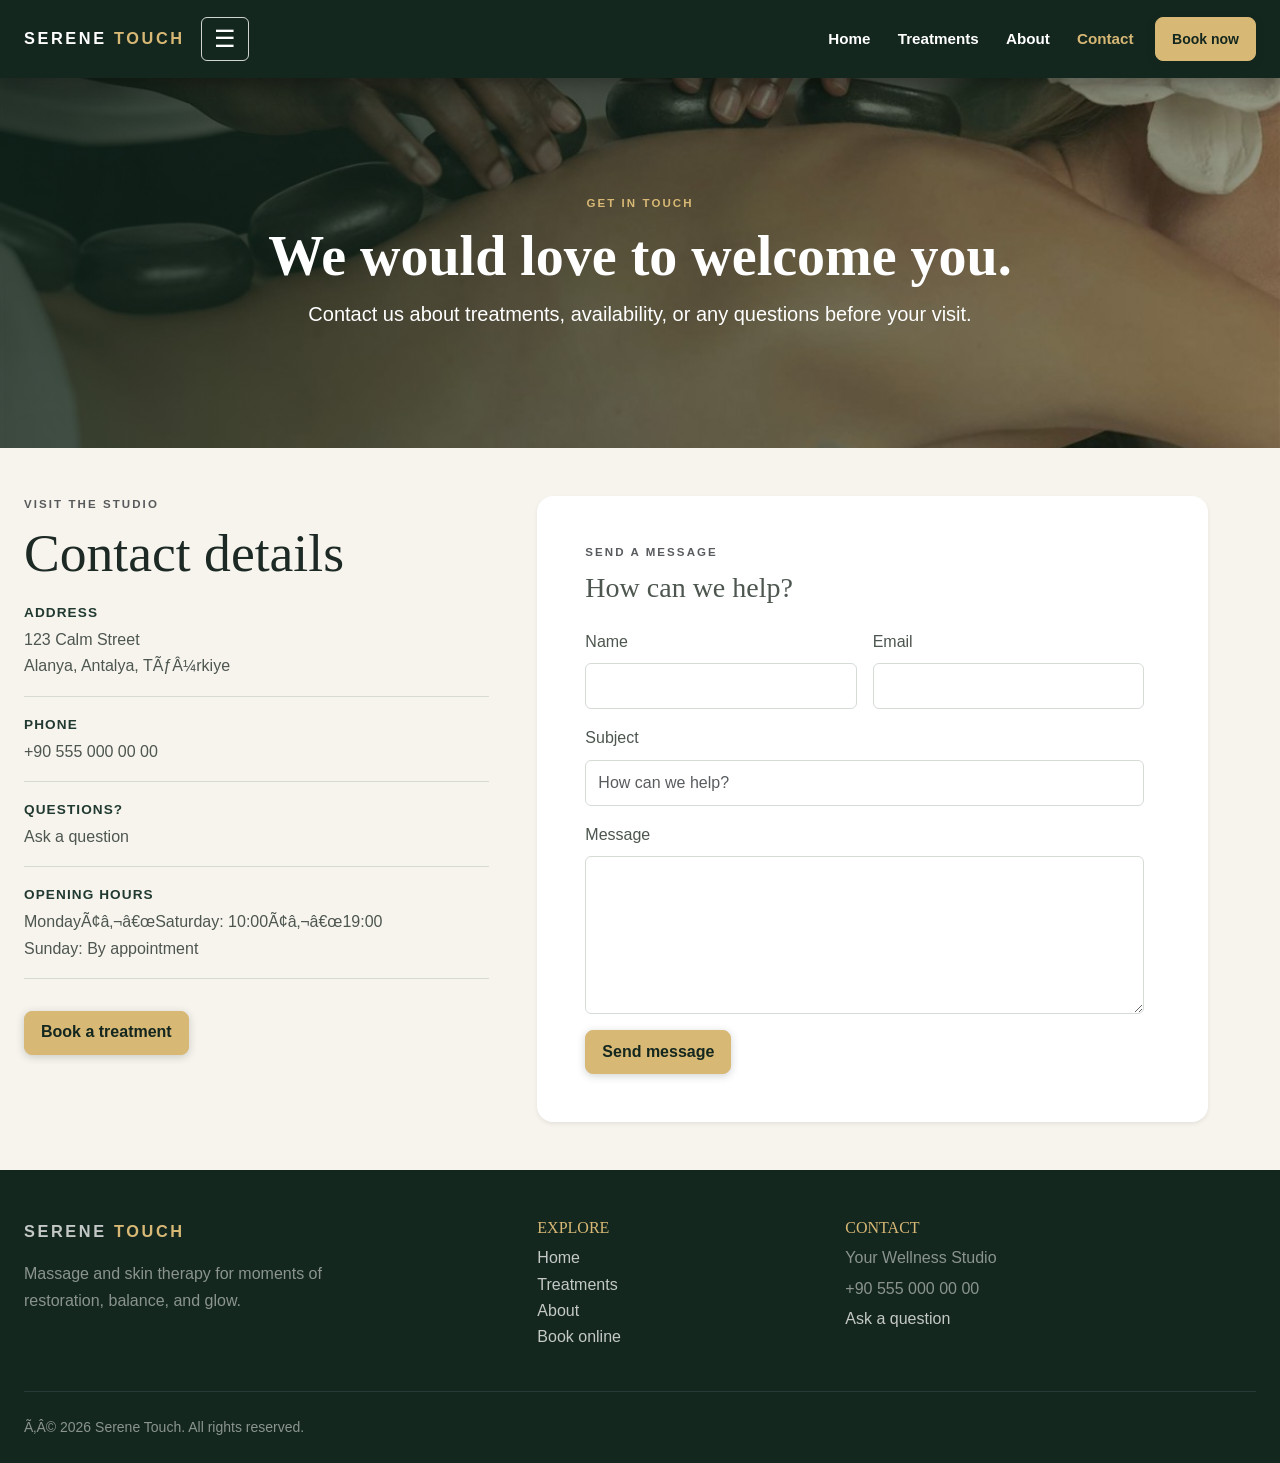
<file: contact.html>
﻿<!doctype html>
<html lang="en">
<head>
<meta charset="utf-8">

  <meta
    name="viewport"
    content="width=device-width, initial-scale=1"
  >

  <meta
    name="description"
    content="Contact Serene Touch Massage and Skin Therapy."
  >

  <title>Contact | Serene Touch</title>

  <link href="assets/vendor/bootstrap/5.3.8/bootstrap.min.css" rel="stylesheet">

  <link
    rel="stylesheet"
    href="assets/css/styles.css?v=25"
  >
</head>

<body>

  <nav
    class="navbar navbar-expand-lg navbar-dark site-nav"
    aria-label="Primary navigation"
  >
    <div class="container">

      <a
        class="navbar-brand"
        href="index.html"
      >
        SERENE <span>TOUCH</span>
      </a>

      <button
        class="navbar-toggler"
        type="button"
        data-bs-toggle="collapse"
        data-bs-target="#mainNavigation"
        aria-controls="mainNavigation"
        aria-expanded="false"
        aria-label="Open menu"
      >
        <span class="navbar-toggler-icon"></span>
      </button>

      <div
        class="collapse navbar-collapse"
        id="mainNavigation"
      >
        <ul class="navbar-nav ms-auto align-items-lg-center">

          <li class="nav-item">
            <a
              class="nav-link"
              href="index.html"
            >
              Home
            </a>
          </li>

          <li class="nav-item">
            <a
              class="nav-link"
              href="index.html#treatments"
            >
              Treatments
            </a>
          </li>

          <li class="nav-item">
            <a
              class="nav-link"
              href="index.html#about"
            >
              About
            </a>
          </li>

          <li class="nav-item">
            <a
              class="nav-link active"
              aria-current="page"
              href="contact.html"
            >
              Contact
            </a>
          </li>

          <li class="nav-item ms-lg-2">
            <a
              class="btn btn-gold btn-sm px-3"
              href="book.html"
            >
              Book now
            </a>
          </li>

        </ul>
      </div>
    </div>
  </nav>

  <main>

    <section class="page-hero text-center text-white d-flex align-items-center">
      <div class="hero-overlay"></div>

      <div class="container position-relative">
        <p class="eyebrow text-gold">
          GET IN TOUCH
        </p>

        <h1 class="display-4 fw-bold">
          We would love to welcome you.
        </h1>

        <p class="lead col-lg-7 mx-auto mb-0">
          Contact us about treatments, availability, or any questions
          before your visit.
        </p>
      </div>
    </section>

    <section class="py-5 py-lg-6 bg-cream">
      <div class="container">

        <div class="row g-5">

          <div class="col-12 col-lg-5">

            <p class="eyebrow text-muted">
              VISIT THE STUDIO
            </p>

            <h2 class="section-title">
              Contact details
            </h2>

            <div class="contact-detail">
              <h3 class="h6">
                Address
              </h3>

              <p>
                123 Calm Street<br>
                Alanya, Antalya, TÃƒÂ¼rkiye
              </p>
            </div>

            <div class="contact-detail">
              <h3 class="h6">
                Phone
              </h3>

              <p>
                <a href="tel:+905550000000">
                  +90 555 000 00 00
                </a>
              </p>
            </div>

            <div class="contact-detail">
              <h3 class="h6">
                Questions?
              </h3>

              <p>
                <a href="contact.html#contact-form">
                  Ask a question
                </a>
              </p>
            </div>

            <div class="contact-detail">
              <h3 class="h6">
                Opening hours
              </h3>

              <p>
                MondayÃ¢â‚¬â€œSaturday: 10:00Ã¢â‚¬â€œ19:00<br>
                Sunday: By appointment
              </p>
            </div>

            <a
              class="btn btn-gold mt-2"
              href="book.html"
            >
              Book a treatment
            </a>

          </div>

          <div class="col-12 col-lg-7">

            <form
              id="contact-form"
              action="https://formsubmit.co/79b39537ac14404614c1025176ea1eb5"
              method="POST"
              class="contact-form-card p-4 p-md-5 bg-white rounded-4 shadow-sm"
            >

              <input
                type="hidden"
                name="_subject"
                value="New Serene Touch contact message"
              >

              <input
                type="hidden"
                name="_template"
                value="table"
              >

              <input
                type="hidden"
                name="_captcha"
                value="false"
              >

              <input
                type="hidden"
                name="_next"
                value=""
              >

              <input
                type="text"
                name="_honey"
                tabindex="-1"
                autocomplete="off"
                style="display:none"
                aria-hidden="true"
              >

              <p class="eyebrow text-muted">
                SEND A MESSAGE
              </p>

              <h2 class="h3 mb-4">
                How can we help?
              </h2>

              <div class="row g-3">

                <div class="col-12 col-md-6">
                  <label
                    for="contactName"
                    class="form-label"
                  >
                    Name
                  </label>

                  <input
                    type="text"
                    class="form-control"
                    id="contactName"
                    name="name"
                    autocomplete="name"
                    required
                  >
                </div>

                <div class="col-12 col-md-6">
                  <label
                    for="contactEmail"
                    class="form-label"
                  >
                    Email
                  </label>

                  <input
                    type="email"
                    class="form-control"
                    id="contactEmail"
                    name="email"
                    autocomplete="email"
                    required
                  >
                </div>

                <div class="col-12">
                  <label
                    for="contactSubject"
                    class="form-label"
                  >
                    Subject
                  </label>

                  <input
                    type="text"
                    class="form-control"
                    id="contactSubject"
                    name="subject"
                    placeholder="How can we help?"
                    required
                  >
                </div>

                <div class="col-12">
                  <label
                    for="contactMessage"
                    class="form-label"
                  >
                    Message
                  </label>

                  <textarea
                    class="form-control"
                    id="contactMessage"
                    name="message"
                    rows="6"
                    required
                  ></textarea>
                </div>

                <div class="col-12">
                  <button
                    class="btn btn-gold"
                    type="submit"
                  >
                    Send message
                  </button>
                </div>

              </div>
            </form>

          </div>

        </div>
      </div>
    </section>

  </main>

  <footer class="site-footer text-white pt-5 pb-4">
    <div class="container">

      <div class="row g-4">

        <div class="col-12 col-md-5">
          <a
            class="footer-brand"
            href="index.html"
          >
            SERENE <span>TOUCH</span>
          </a>

          <p class="mt-3 text-white-50 col-lg-8">
            Massage and skin therapy for moments of restoration, balance,
            and glow.
          </p>
        </div>

        <div class="col-6 col-md-3">
          <h2 class="h6 text-gold">
            EXPLORE
          </h2>

          <ul class="list-unstyled footer-links">
            <li>
              <a href="index.html">
                Home
              </a>
            </li>

            <li>
              <a href="index.html#treatments">
                Treatments
              </a>
            </li>

            <li>
              <a href="index.html#about">
                About
              </a>
            </li>

            <li>
              <a href="book.html">
                Book online
              </a>
            </li>
          </ul>
        </div>

        <div class="col-6 col-md-4">
          <h2 class="h6 text-gold">
            CONTACT
          </h2>

          <p class="text-white-50 mb-1">
            Your Wellness Studio
          </p>

          <p class="text-white-50 mb-1">
            +90 555 000 00 00
          </p>

          <p>
            <a href="contact.html#contact-form">
              Ask a question
            </a>
          </p>
        </div>

      </div>

      <hr class="border-secondary my-4">

      <p class="small text-white-50 mb-0">
        Ã‚Â© <span data-current-year></span>
        Serene Touch. All rights reserved.
      </p>

    </div>
  </footer>

  <script>
    const contactNextUrl = document.querySelector('input[name="_next"]');
    if (contactNextUrl) {
      contactNextUrl.value = new URL("sent.html", window.location.href).href;
    }
  </script>

  <script src="assets/vendor/bootstrap/5.3.8/bootstrap.bundle.min.js"></script>

  <script src="assets/js/main.js?v=21"></script>

</body>
</html>
</file>
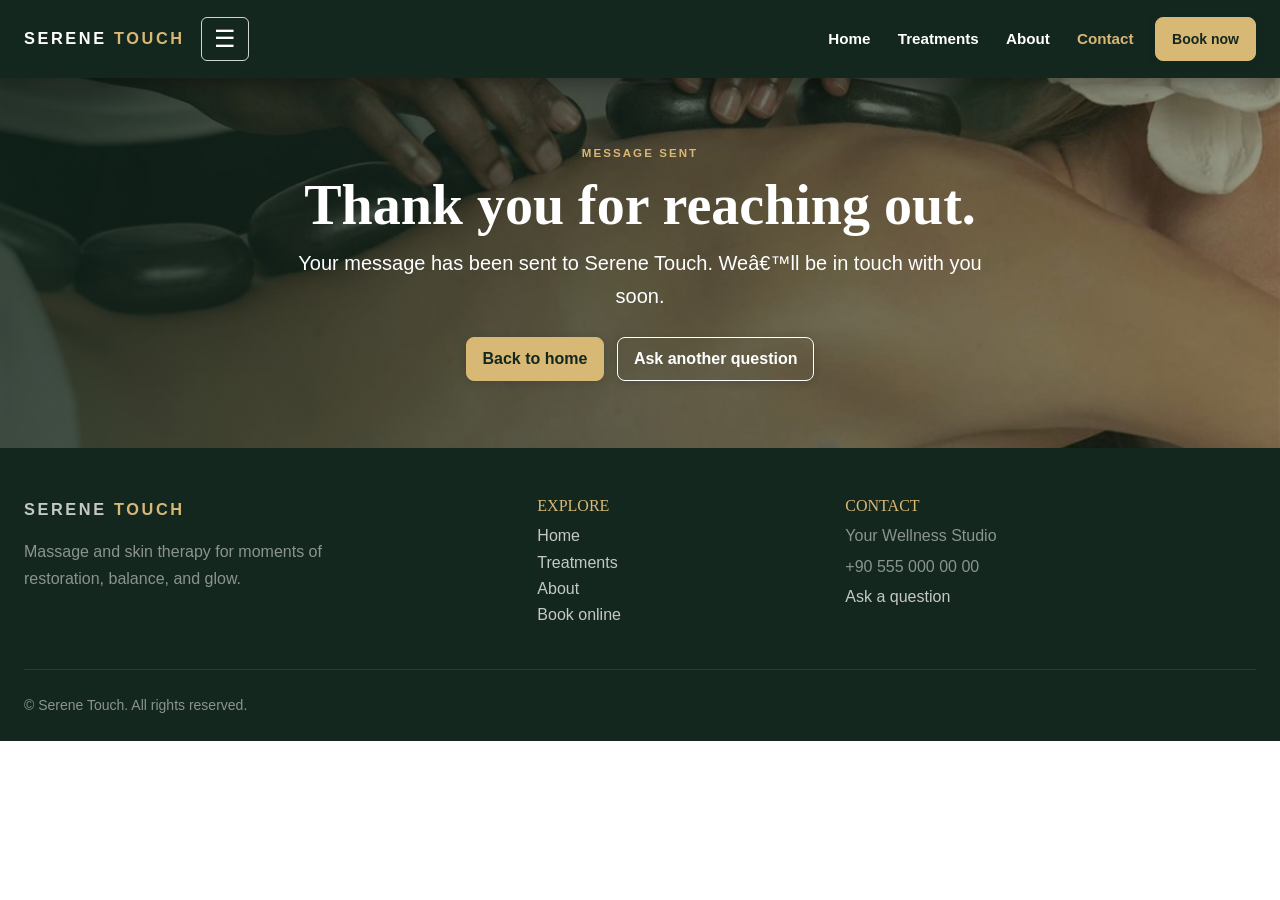
<file: message-sent.html>
﻿<!doctype html>
<html lang="en">
<head>
  <meta charset="utf-8">
  <meta name="robots" content="noindex">
  <meta http-equiv="refresh" content="0; url=sent.html">
  <title>Message sent | Serene Touch</title>
  <script>window.location.replace('sent.html' + window.location.search + window.location.hash);</script>
</head>
<body><a href="sent.html">Continue</a></body>
</html>
</file>
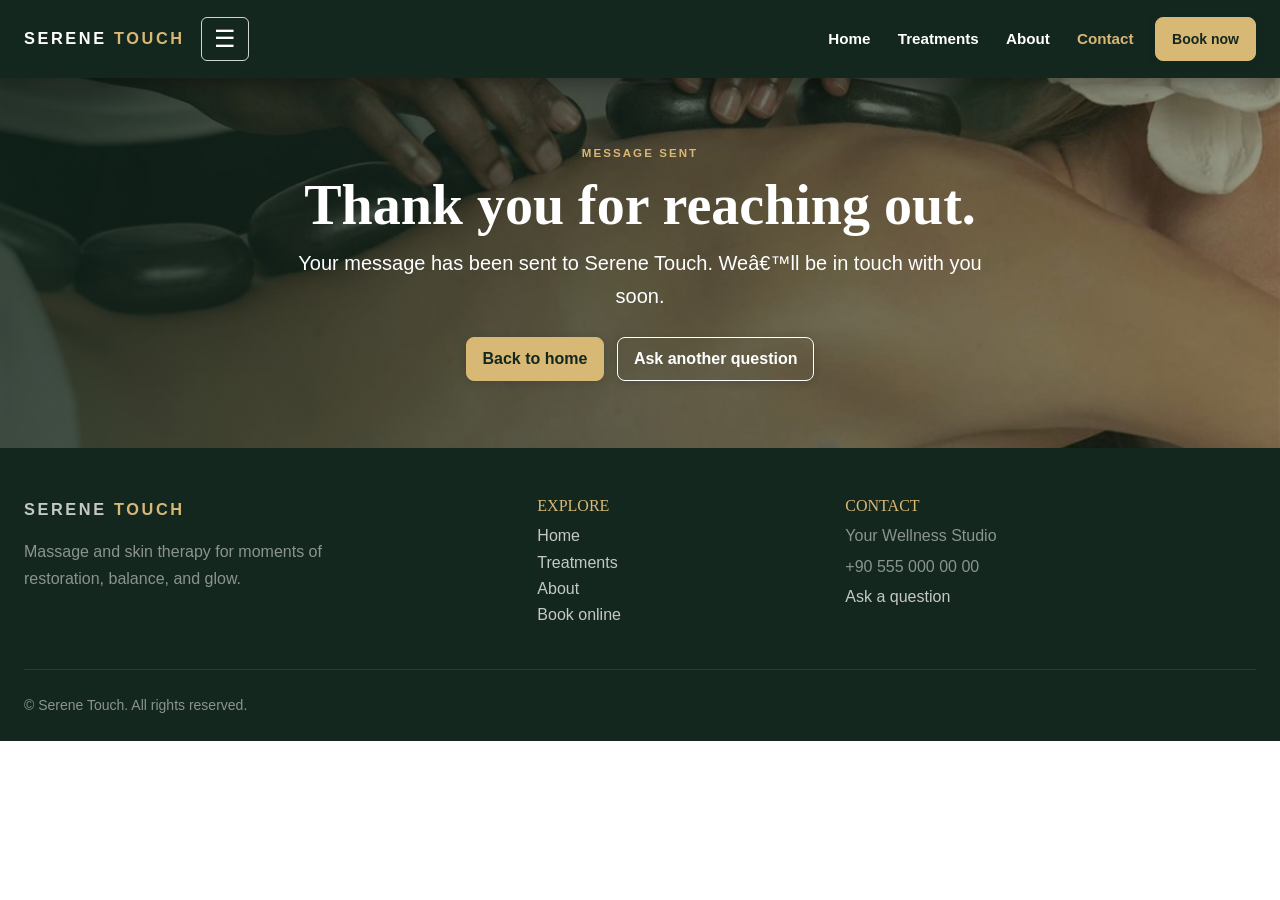
<file: sent.html>
﻿<!doctype html>
<html lang="en">
<head>
  <meta charset="utf-8">
  <meta name="viewport" content="width=device-width, initial-scale=1">
  <meta name="description" content="Your message has been sent to Serene Touch.">
  <title>Message sent | Serene Touch</title>
  <link href="assets/vendor/bootstrap/5.3.8/bootstrap.min.css" rel="stylesheet">
  <link rel="stylesheet" href="assets/css/styles.css?v=25">
</head>
<body>
  <nav class="navbar navbar-expand-lg navbar-dark site-nav" aria-label="Primary navigation">
    <div class="container">
      <a class="navbar-brand" href="index.html">SERENE <span>TOUCH</span></a>
      <button class="navbar-toggler" type="button" data-bs-toggle="collapse" data-bs-target="#mainNavigation" aria-controls="mainNavigation" aria-expanded="false" aria-label="Open menu">
        <span class="navbar-toggler-icon"></span>
      </button>
      <div class="collapse navbar-collapse" id="mainNavigation">
        <ul class="navbar-nav ms-auto align-items-lg-center">
          <li class="nav-item"><a class="nav-link" href="index.html">Home</a></li>
          <li class="nav-item"><a class="nav-link" href="index.html#treatments">Treatments</a></li>
          <li class="nav-item"><a class="nav-link" href="index.html#about">About</a></li>
          <li class="nav-item"><a class="nav-link active" aria-current="page" href="contact.html">Contact</a></li>
          <li class="nav-item ms-lg-2"><a class="btn btn-gold btn-sm px-3" href="book.html">Book now</a></li>
        </ul>
      </div>
    </div>
  </nav>

  <main>
    <section class="page-hero text-center text-white d-flex align-items-center">
      <div class="hero-overlay"></div>
      <div class="container position-relative">
        <p class="eyebrow text-gold">MESSAGE SENT</p>
        <h1 class="display-4 fw-bold">Thank you for reaching out.</h1>
        <p class="lead col-lg-7 mx-auto mb-4">Your message has been sent to Serene Touch. Weâ€™ll be in touch with you soon.</p>
        <a class="btn btn-gold" href="index.html">Back to home</a>
        <a class="btn btn-outline-light ms-2" href="contact.html#contact-form">Ask another question</a>
      </div>
    </section>
  </main>

  <footer class="site-footer text-white pt-5 pb-4">
    <div class="container">
      <div class="row g-4">
        <div class="col-12 col-md-5">
          <a class="footer-brand" href="index.html">SERENE <span>TOUCH</span></a>
          <p class="mt-3 text-white-50 col-lg-8">Massage and skin therapy for moments of restoration, balance, and glow.</p>
        </div>
        <div class="col-6 col-md-3">
          <h2 class="h6 text-gold">EXPLORE</h2>
          <ul class="list-unstyled footer-links">
            <li><a href="index.html">Home</a></li>
            <li><a href="index.html#treatments">Treatments</a></li>
            <li><a href="index.html#about">About</a></li>
            <li><a href="book.html">Book online</a></li>
          </ul>
        </div>
        <div class="col-6 col-md-4">
          <h2 class="h6 text-gold">CONTACT</h2>
          <p class="text-white-50 mb-1">Your Wellness Studio</p>
          <p class="text-white-50 mb-1">+90 555 000 00 00</p>
          <p><a href="contact.html#contact-form">Ask a question</a></p>
        </div>
      </div>
      <hr class="border-secondary my-4">
      <p class="small text-white-50 mb-0">&copy; Serene Touch. All rights reserved.</p>
    </div>
  </footer>
  <script src="assets/vendor/bootstrap/5.3.8/bootstrap.bundle.min.js"></script>
</body>
</html>
</file>
<file: assets/css/styles.css>
/* =========================================================
   SERENE TOUCH — GLOBAL DESIGN TOKENS
   ========================================================= */

:root {
  --cream: #f7f4ee;
  --ink: #1d2924;
  --forest: #213a31;
  --forest-deep: #14271f;
  --gold: #d8b875;
  --gold-hover: #b6904d;
  --body: #4d564f;
  --white: #ffffff;
  --border-soft: #d9ddd8;
  --shadow-card: 0 0.5rem 1.5rem rgba(25, 45, 35, 0.1);
  --shadow-card-hover: 0 1rem 2.5rem rgba(25, 45, 35, 0.16);
  --nav-height: 78px;
}

/* =========================================================
   BASE
   ========================================================= */

*,
*::before,
*::after {
  box-sizing: border-box;
}

html {
  width: 100%;
  max-width: 100%;
  min-width: 320px;
  scroll-behavior: smooth;
  overflow-x: hidden;
}

body {
  width: 100%;
  max-width: 100%;
  min-width: 320px;
  margin: 0;
  padding-top: var(--nav-height);
  overflow-x: hidden;
  color: var(--body);
  background-color: var(--white);
  font-family: -apple-system, BlinkMacSystemFont, "Segoe UI", Roboto, Arial, sans-serif;
  line-height: 1.65;
}

main,
section,
header,
footer,
nav,
.container-fluid,
.row {
  max-width: 100%;
}

.container {
  width: 100%;
  max-width: 1600px;
  padding-right: clamp(0.75rem, 2vw, 1.5rem);
  padding-left: clamp(0.75rem, 2vw, 1.5rem);
  margin-right: auto;
  margin-left: auto;
}

img,
svg,
video {
  display: block;
  max-width: 100%;
}

img {
  height: auto;
}

button,
input,
textarea,
select {
  font: inherit;
}

a {
  color: inherit;
}

h1,
h2,
h3,
h4,
h5,
h6,
.section-title {
  color: var(--ink);
  font-family: Georgia, "Times New Roman", serif;
}

p:last-child {
  margin-bottom: 0;
}

.row > *,
.d-flex > *,
[class*="col-"],
.treatment-card,
.treatment-card .card-body {
  min-width: 0;
}

/* =========================================================
   GENERAL
   ========================================================= */

.py-lg-6 {
  padding-top: 6rem;
  padding-bottom: 6rem;
}

.bg-cream {
  background-color: var(--cream);
}

.text-gold {
  color: var(--gold) !important;
}

.eyebrow {
  margin-bottom: 0.7rem;
  font-size: 0.72rem;
  font-weight: 700;
  letter-spacing: 0.18em;
  line-height: 1.4;
}

.section-title {
  margin-bottom: 1.25rem;
  font-size: clamp(2rem, 5vw, 3.35rem);
  line-height: 1.15;
}

.link-gold {
  color: #7b5d2a;
  font-weight: 700;
  text-decoration: none;
}

.link-gold:hover,
.link-gold:focus {
  color: var(--forest);
}

.link-gold::after {
  margin-left: 0.45rem;
  content: "\2192";
}

/* =========================================================
   NAVIGATION
   ========================================================= */

nav.navbar.site-nav {
  position: fixed !important;
  inset: 0 0 auto 0;
  z-index: 9999;
  width: 100% !important;
  min-height: var(--nav-height);
  padding: 0.85rem 0;
  background-color: var(--forest-deep) !important;
  background-image: none !important;
  box-shadow: 0 4px 20px rgba(0, 0, 0, 0.38);
}

nav.navbar.site-nav .navbar-brand {
  display: inline-block;
  max-width: calc(100% - 4rem);
  overflow-wrap: anywhere;
  color: var(--white) !important;
  font-size: 1.02rem;
  font-weight: 700;
  letter-spacing: 0.16em;
  line-height: 1.2;
  text-decoration: none;
}

nav.navbar.site-nav .navbar-brand span,
.footer-brand span {
  color: var(--gold);
}

nav.navbar.site-nav .nav-link {
  padding: 0.65rem 0.85rem !important;
  color: var(--white) !important;
  font-size: 0.95rem;
  font-weight: 600;
}

nav.navbar.site-nav .nav-link:hover,
nav.navbar.site-nav .nav-link:focus,
nav.navbar.site-nav .nav-link.active {
  color: var(--gold) !important;
}

nav.navbar.site-nav .navbar-toggler {
  border-color: rgba(255, 255, 255, 0.8) !important;
}

nav.navbar.site-nav .navbar-toggler:focus {
  box-shadow: 0 0 0 0.2rem rgba(216, 184, 117, 0.35);
}

nav.navbar.site-nav .navbar-toggler-icon {
  filter: brightness(0) invert(1);
}

/* =========================================================
   BUTTONS
   ========================================================= */

.btn,
button.btn {
  position: relative !important;
  z-index: 5 !important;
  display: inline-flex !important;
  min-width: 44px;
  min-height: 44px !important;
  align-items: center;
  justify-content: center;
  padding: 0.65rem 1rem;
  border-width: 1px !important;
  border-style: solid !important;
  border-radius: 0.5rem !important;
  font-family: -apple-system, BlinkMacSystemFont, "Segoe UI", Roboto, Arial, sans-serif;
  font-weight: 700 !important;
  line-height: 1.3 !important;
  text-align: center !important;
  text-decoration: none !important;
  white-space: normal !important;
  visibility: visible !important;
  opacity: 1 !important;
  pointer-events: auto !important;
  cursor: pointer !important;
  box-shadow: 0 2px 8px rgba(20, 39, 31, 0.2);
}

.btn-gold {
  border-color: var(--gold) !important;
  background-color: var(--gold) !important;
  color: var(--forest-deep) !important;
}

.btn-gold:hover,
.btn-gold:focus-visible {
  border-color: var(--gold-hover) !important;
  background-color: var(--gold-hover) !important;
  color: var(--white) !important;
}

.btn-dark {
  border-color: var(--forest-deep) !important;
  background-color: var(--forest-deep) !important;
  color: var(--white) !important;
}

.btn-dark:hover,
.btn-dark:focus-visible {
  border-color: var(--forest) !important;
  background-color: var(--forest) !important;
  color: var(--white) !important;
}

.btn-outline-light {
  border-color: var(--white) !important;
  color: var(--white) !important;
}

.btn-outline-light:hover,
.btn-outline-light:focus-visible {
  border-color: var(--white) !important;
  background-color: var(--white) !important;
  color: var(--forest-deep) !important;
}

.btn-outline-dark {
  border-color: var(--forest) !important;
  color: var(--forest) !important;
}

.btn-outline-dark:hover,
.btn-outline-dark:focus-visible {
  border-color: var(--forest) !important;
  background-color: var(--forest) !important;
  color: var(--white) !important;
}

nav.navbar.site-nav .navbar-toggler {
  display: inline-flex !important;
  min-width: 48px;
  min-height: 44px;
  align-items: center;
  justify-content: center;
  border: 1px solid rgba(255, 255, 255, 0.8) !important;
  color: var(--white) !important;
  opacity: 1 !important;
}

nav.navbar.site-nav .navbar-toggler-icon {
  display: inline-flex;
  width: auto;
  height: auto;
  align-items: center;
  justify-content: center;
  background-image: none !important;
  color: var(--white);
  font-size: 1.5rem;
  line-height: 1;
}

nav.navbar.site-nav .navbar-toggler-icon::before {
  content: "\2630";
}

.btn:disabled,
.btn.disabled {
  pointer-events: none;
  cursor: not-allowed;
}

/* =========================================================
   HERO
   ========================================================= */

.hero-section,
.page-hero {
  position: relative;
  overflow: hidden;
  background-image: url("../images/photo-1600334129128-685c5582fd35-480.jpg");
  background-position: center;
  background-size: cover;
}

@media (min-width: 576px) {
  .hero-section,
  .page-hero {
    background-image: url("../images/photo-1600334129128-685c5582fd35-768.jpg");
  }
}

@media (min-width: 992px) {
  .hero-section,
  .page-hero {
    background-image: url("../images/photo-1600334129128-685c5582fd35-1200.jpg");
  }
}

.hero-section {
  min-height: calc(100svh - var(--nav-height));
}

.page-hero {
  min-height: 370px;
}

.hero-overlay {
  position: absolute;
  inset: 0;
  background:
    linear-gradient(
      90deg,
      rgba(15, 36, 28, 0.8),
      rgba(15, 36, 28, 0.42)
    );
}

.hero-section h1,
.page-hero h1 {
  color: var(--white);
}

.hero-section h1 {
  font-family: Georgia, "Times New Roman", serif;
  line-height: 1.08;
}

.scroll-cue {
  display: grid;
  width: 3rem;
  height: 3rem;
  place-items: center;
  position: absolute;
  bottom: 1.75rem;
  left: 50%;
  border: 1px solid rgba(255, 255, 255, 0.8);
  border-radius: 50%;
  color: var(--white);
  text-decoration: none;
  transform: translateX(-50%);
}

.scroll-cue::after {
  width: 0.65rem;
  height: 0.65rem;
  border-right: 2px solid currentColor;
  border-bottom: 2px solid currentColor;
  content: "";
  transform: translateY(-0.15rem) rotate(45deg);
}

/* =========================================================
   WELCOME
   ========================================================= */

.image-frame {
  position: relative;
  isolation: isolate;
}

.image-frame::after {
  position: absolute;
  z-index: 2;
  inset: 0;
  border: 1px solid var(--gold);
  border-radius: 1rem;
  content: "";
  pointer-events: none;
}

.image-frame img {
  position: relative;
  z-index: 1;
  display: block;
  width: 100%;
  aspect-ratio: 3 / 2;
  object-fit: cover;
  object-position: center;
}

/* =========================================================
   TREATMENT GRID
   ========================================================= */

.treatment-grid {
  display: grid;
  grid-template-columns: minmax(0, 1fr);
  width: 100%;
  max-width: 100%;
  gap: 1rem;
}

.treatment-card {
  display: flex;
  flex-direction: column;
  width: 100%;
  max-width: 100%;
  min-width: 0;
  overflow: hidden;
  border-radius: 1rem;
  color: inherit;
  background-color: var(--white);
  transition:
    transform 0.25s ease,
    box-shadow 0.25s ease;
}

.treatment-booking-card {
  color: inherit;
}

.treatment-card:hover {
  color: inherit;
  transform: translateY(-0.35rem);
}

.treatment-card:focus-visible {
  outline: 3px solid var(--gold);
  outline-offset: 4px;
}

.treatment-card img {
  display: block;
  width: 100%;
  max-width: 100%;
  height: 240px;
  object-fit: cover;
}

.treatment-card .card-body {
  display: flex;
  flex: 1 1 auto;
  min-width: 0;
  flex-direction: column;
}

.treatment-card h3,
.treatment-card p {
  overflow-wrap: anywhere;
}

.treatment-number {
  margin-bottom: 0.55rem;
  color: #7b5d2a;
  font-size: 0.75rem;
  font-weight: 700;
  letter-spacing: 0.14em;
}

.treatment-booking-hint {
  display: inline-flex;
  min-height: 44px;
  align-items: center;
  justify-content: center;
  margin-top: auto;
  padding: 0.65rem 1rem;
  border: 1px solid var(--gold-hover);
  border-radius: 999px;
  background-color: var(--gold);
  color: var(--forest-deep);
  font-weight: 700;
  line-height: 1.3;
  box-shadow: 0 2px 8px rgba(20, 39, 31, 0.16);
  transition:
    background-color 0.2s ease,
    color 0.2s ease,
    transform 0.2s ease;
}

.treatment-booking-hint::after {
  margin-left: 0.5rem;
  content: "\2192";
}

.treatment-card:hover .treatment-booking-hint,
.treatment-card:focus-visible .treatment-booking-hint {
  background-color: var(--gold-hover);
  color: var(--white);
  transform: translateY(-1px);
}

.treatment-card-hidden {
  display: none !important;
}

#treatmentCarousel:not(.is-ready) > .treatment-card:nth-child(n + 7) {
  display: none !important;
}

/* =========================================================
   TREATMENT CONTROLS
   ========================================================= */

.treatment-carousel-controls {
  min-height: 44px;
}

.treatment-carousel-button {
  display: inline-flex;
  align-items: center;
  justify-content: center;
  min-width: 44px;
  min-height: 44px;
  padding: 0.6rem 0.9rem;
  line-height: 1;
}

.treatment-next-button {
  gap: 0.45rem;
  border-radius: 999px !important;
}

.treatment-carousel-button:disabled {
  cursor: not-allowed;
  opacity: 0.4;
}

/* =========================================================
   BOOKING PAGE / CAL.COM
   ========================================================= */

.booking-page {
  padding-top: 1rem;
  padding-bottom: 3rem;
}

.booking-header {
  padding-top: 2.25rem;
  padding-bottom: 1.5rem;
}

.booking-heading {
  max-width: 760px;
  margin: 0 auto;
}

.booking-back-link {
  display: inline-flex;
  min-height: 44px;
  align-items: center;
  gap: 0.55rem;
  margin-bottom: 1.25rem;
  color: var(--forest);
  font-size: 0.92rem;
  font-weight: 700;
  text-decoration: none;
}

.booking-back-link:hover,
.booking-back-link:focus-visible {
  color: var(--gold-hover);
}

.booking-back-link span:first-child {
  font-size: 1.2rem;
}

.booking-header .eyebrow {
  color: var(--gold-hover) !important;
}

.booking-header .section-title {
  margin-bottom: 0.65rem;
}

.booking-intro {
  max-width: 32rem;
  margin: 0 auto;
}

.booking-cal-embed {
  position: relative;
  width: 100%;
  max-width: 100%;
  overflow: hidden;
  border: 1px solid rgba(33, 58, 49, 0.08);
  background-color: var(--white);
  box-shadow: 0 0.75rem 2rem rgba(25, 45, 35, 0.08);
}

.booking-cal-embed > div,
.booking-cal-embed iframe,
.booking-cal-embed [data-cal-link],
.booking-cal-embed [data-cal-embed] {
  display: block;
  width: 100%;
  max-width: 100%;
}

.booking-cal-embed iframe {
  min-height: 50rem;
  border: 0;
  background: #fff;
}

.cal-booking-fallback {
  display: inline-flex;
  min-height: 44px;
  align-items: center;
  margin-top: 0.85rem;
  color: var(--forest);
  font-weight: 600;
}

.cal-booking-error {
  padding: 1.5rem;
  color: var(--body);
}

/* =========================================================
   WELLNESS BANNER
   ========================================================= */

.wellness-banner {
  background:
    linear-gradient(
      rgba(13, 35, 26, 0.82),
      rgba(13, 35, 26, 0.82)
    ),
    url("../images/photo-1540555700478-4be289fbecef.jpg")
      center / cover;
}

.banner-title {
  max-width: 850px;
}

.wellness-banner .banner-title {
  color: var(--white);
  text-shadow: 0 2px 10px rgba(0, 0, 0, 0.4);
}

/* =========================================================
   FEATURES
   ========================================================= */

.feature-item {
  display: flex;
  align-items: center;
  gap: 0.65rem;
}

.feature-item span {
  color: var(--gold-hover);
}

.feature-item .feature-icon {
  display: inline-grid;
  width: 1.25rem;
  height: 1.25rem;
  flex: 0 0 1.25rem;
  place-items: center;
}

.feature-item .feature-icon::before {
  content: "\2726";
  font-size: 1.05rem;
  line-height: 1;
}

.feature-item p {
  margin: 0;
}

/* =========================================================
   FOOTER
   ========================================================= */

.site-footer {
  background-color: var(--forest-deep);
}

.footer-brand {
  display: inline-block;
  color: var(--white);
  font-size: 1.02rem;
  font-weight: 700;
  letter-spacing: 0.16em;
  text-decoration: none;
}

.footer-links a {
  color: rgba(255, 255, 255, 0.75);
  text-decoration: none;
}

.footer-links a:hover,
.footer-links a:focus {
  color: var(--gold);
}

/* =========================================================
   RESPONSIVE BREAKPOINTS
   ========================================================= */

@media (min-width: 576px) {
  .treatment-grid {
    grid-template-columns: repeat(2, minmax(0, 1fr));
  }
}

@media (min-width: 992px) {
  .treatment-grid {
    grid-template-columns: repeat(3, minmax(0, 1fr));
    gap: 1.5rem;
  }
}

@media (max-width: 575.98px) {
  .treatment-grid {
    grid-template-columns: minmax(0, 1fr);
    gap: 1rem;
  }

  .treatment-card img {
    height: 220px;
  }
}

@media (max-width: 991.98px) {
  #welcome .row,
  #about .row {
    max-width: none;
  }

  nav.navbar.site-nav .navbar-brand {
    position: static;
    max-width: calc(100% - 4.5rem);
    margin-right: auto;
    transform: none;
  }

  nav.navbar.site-nav .navbar-toggler {
    margin-left: auto;
  }

  nav.navbar.site-nav .navbar-collapse {
    margin-top: 0.65rem;
    padding: 0.5rem 0 0.8rem;
    background-color: var(--forest-deep);
  }

  nav.navbar.site-nav .nav-link {
    padding-left: 0 !important;
  }
}

@media (max-width: 767.98px) {
  .booking-header .section-title {
    font-size: clamp(1.8rem, 5vw, 2.5rem);
    overflow-wrap: anywhere;
  }
}

@media (max-width: 575.98px) {
  :root {
    --nav-height: 72px;
  }

  html,
  body {
    min-width: 0;
  }

  nav.navbar.site-nav {
    min-height: var(--nav-height);
  }

  nav.navbar.site-nav .navbar-brand {
    position: absolute;
    left: 50%;
    margin-right: 0;
    font-size: clamp(1.8rem, 5vw, 2.3rem);
    line-height: 1;
    letter-spacing: 0.08em;
    text-align: center;
    max-width: 72vw;
    transform: translateX(-50%);
  }

  .image-frame {
    display: flex;
    width: min(100%, 620px);
    margin-right: auto;
    margin-left: auto;
    justify-content: center;
    align-items: center;
  }

  .image-frame img {
    display: block;
    width: min(100%, 620px);
    margin-right: auto;
    margin-left: auto;
  }

  .booking-page {
    padding-top: 0;
    padding-bottom: max(1rem, env(safe-area-inset-bottom));
  }

  .booking-header {
    padding-top: 1.25rem;
    padding-bottom: 1rem;
    text-align: left !important;
  }

  .booking-heading {
    max-width: none;
  }

  .booking-back-link {
    margin-bottom: 1rem;
  }

  .booking-header .eyebrow {
    margin-bottom: 0.45rem;
    font-size: 0.66rem;
  }

  .booking-header .section-title {
    margin-bottom: 0.4rem;
    font-size: clamp(1.65rem, 7vw, 2.2rem);
    line-height: 1.12;
    overflow-wrap: anywhere;
  }

  .booking-intro {
    margin-left: 0;
    font-size: 0.92rem;
  }

  .booking-calendar-section {
    padding-bottom: 1rem;
  }

  .booking-calendar-section > .container {
    padding-right: 0.65rem;
    padding-left: 0.65rem;
  }

  .booking-cal-embed {
    border-radius: 1rem !important;
    box-shadow: 0 0.5rem 1.25rem rgba(25, 45, 35, 0.1);
  }

  .py-lg-6 {
    padding-top: 4rem;
    padding-bottom: 4rem;
  }

  .treatment-carousel-controls {
    align-items: center;
  }

  .treatment-next-button {
    min-width: 44px;
    padding-right: 0.7rem;
    padding-left: 0.7rem;
  }

  .next-button-text {
    display: none;
  }

  .treatment-card img {
    height: 220px;
  }
}

@media (max-width: 390px) {
  nav.navbar.site-nav .container {
    position: relative;
    min-height: 44px;
  }

  nav.navbar.site-nav .navbar-brand {
    left: 0.4rem;
    max-width: calc(100% - 4.5rem);
    font-size: clamp(1.45rem, 6.4vw, 1.6rem);
    letter-spacing: 0.01em;
    text-align: left;
    transform: none;
    white-space: nowrap;
  }

  .booking-page {
    padding-bottom: max(0.75rem, env(safe-area-inset-bottom));
  }

  .booking-calendar-section > .container {
    padding-right: 0.5rem;
    padding-left: 0.5rem;
  }
}

@media (prefers-reduced-motion: reduce) {
  html {
    scroll-behavior: auto;
  }

  *,
  *::before,
  *::after {
    transition-duration: 0.01ms !important;
  }
}
/* =========================================================
   CONTACT PAGE
   ========================================================= */

.contact-detail {
  margin-bottom: 1.25rem;
  padding-bottom: 1rem;
  border-bottom: 1px solid rgba(33, 58, 49, 0.14);
}

.contact-detail:last-of-type {
  margin-bottom: 1.5rem;
}

.contact-detail h3 {
  margin-bottom: 0.35rem;
  color: var(--forest);
  font-family: -apple-system, BlinkMacSystemFont, "Segoe UI", Roboto, Arial, sans-serif;
  font-size: 0.85rem;
  font-weight: 700;
  letter-spacing: 0.08em;
  text-transform: uppercase;
}

.contact-detail p {
  margin-bottom: 0;
}

.contact-detail a {
  color: var(--body);
  text-decoration: none;
}

.contact-detail a:hover,
.contact-detail a:focus {
  color: var(--gold-hover);
  text-decoration: underline;
}

.form-control {
  min-height: 46px;
  border-color: #d5dbd5;
}

.form-control:focus {
  border-color: var(--gold);
  box-shadow: 0 0 0 0.25rem rgba(199, 166, 106, 0.2);
}

textarea.form-control {
  min-height: 150px;
  resize: vertical;
}

.site-footer a {
  color: rgba(255, 255, 255, 0.75);
  text-decoration: none;
}

.site-footer a:hover,
.site-footer a:focus {
  color: var(--gold);
}

/* Accessible contrast for secondary text */
.text-secondary {
  color: #4d564f !important;
}
</file>
<file: assets/css/spa-ai-chat.css>
/* Serene Touch - AI Spa Assistant Widget */
#spa-ai-chat-btn {
  position: fixed;
  bottom: 24px;
  right: 24px;
  width: 58px;
  height: 58px;
  border-radius: 50%;
  background-color: var(--forest, #213a31);
  color: #ffffff;
  border: 2px solid var(--gold, #d8b875);
  box-shadow: 0 4px 16px rgba(0, 0, 0, 0.25);
  display: flex;
  align-items: center;
  justify-content: center;
  cursor: pointer;
  z-index: 1050;
  transition: transform 0.2s ease, background-color 0.2s ease;
}
#spa-ai-chat-btn:hover {
  transform: scale(1.06);
  background-color: var(--forest-deep, #14271f);
}
#spa-ai-chat-btn:focus-visible {
  outline: 3px solid var(--gold, #d8b875);
  outline-offset: 3px;
}
#spa-ai-chat-btn svg {
  width: 28px;
  height: 28px;
  fill: currentColor;
}

#spa-ai-chat-window {
  position: fixed;
  bottom: 92px;
  right: 24px;
  width: 380px;
  max-width: calc(100vw - 32px);
  height: 520px;
  max-height: calc(100vh - 120px);
  background: #ffffff;
  border-radius: 16px;
  box-shadow: 0 10px 40px rgba(0, 0, 0, 0.2);
  border: 1px solid var(--border-soft, #d9ddd8);
  display: none;
  flex-direction: column;
  overflow: hidden;
  z-index: 1050;
  font-family: "DM Sans", Arial, sans-serif;
  animation: spaChatFadeIn 0.2s ease-out;
}
@keyframes spaChatFadeIn {
  from { opacity: 0; transform: translateY(10px); }
  to { opacity: 1; transform: translateY(0); }
}

#spa-ai-chat-window.open {
  display: flex;
}

.spa-chat-header {
  background: var(--forest, #213a31);
  color: #ffffff;
  padding: 14px 18px;
  display: flex;
  align-items: center;
  justify-content: space-between;
  border-bottom: 2px solid var(--gold, #d8b875);
}
.spa-chat-header h4 {
  margin: 0;
  font-size: 15px;
  font-weight: 600;
  display: flex;
  align-items: center;
  gap: 8px;
  font-family: "Playfair Display", Georgia, serif;
  color: var(--gold, #d8b875);
}
.spa-chat-header p {
  margin: 2px 0 0;
  font-size: 11px;
  color: rgba(255, 255, 255, 0.7);
}
.spa-chat-close-btn {
  background: none;
  border: none;
  color: #ffffff;
  font-size: 20px;
  cursor: pointer;
  padding: 0 4px;
  line-height: 1;
  opacity: 0.8;
}
.spa-chat-close-btn:hover {
  opacity: 1;
}

.spa-chat-messages {
  flex: 1;
  padding: 16px;
  overflow-y: auto;
  display: flex;
  flex-direction: column;
  gap: 12px;
  background-color: var(--cream, #f7f4ee);
  font-size: 13.5px;
  line-height: 1.5;
}

.spa-chat-msg {
  max-width: 82%;
  padding: 10px 14px;
  border-radius: 12px;
  word-wrap: break-word;
  white-space: pre-wrap;
}
.spa-chat-msg.assistant {
  align-self: flex-start;
  background: #ffffff;
  color: var(--ink, #1d2924);
  border: 1px solid var(--border-soft, #d9ddd8);
  border-bottom-left-radius: 2px;
  box-shadow: 0 1px 3px rgba(0,0,0,0.04);
}
.spa-chat-msg.user {
  align-self: flex-end;
  background: var(--forest, #213a31);
  color: #ffffff;
  border-bottom-right-radius: 2px;
}
.spa-chat-msg.loading {
  font-style: italic;
  color: #666;
  background: #ffffff;
}

.spa-chat-input-bar {
  display: flex;
  padding: 10px 12px;
  background: #ffffff;
  border-top: 1px solid var(--border-soft, #d9ddd8);
  gap: 8px;
}
.spa-chat-input-bar input {
  flex: 1;
  border: 1px solid var(--border-soft, #d9ddd8);
  border-radius: 20px;
  padding: 8px 14px;
  font-size: 13px;
  outline: none;
  transition: border-color 0.2s;
}
.spa-chat-input-bar input:focus {
  border-color: var(--forest, #213a31);
}
.spa-chat-input-bar button {
  background: var(--gold, #d8b875);
  color: var(--forest-deep, #14271f);
  border: none;
  border-radius: 20px;
  padding: 8px 16px;
  font-size: 13px;
  font-weight: 600;
  cursor: pointer;
  transition: background 0.2s;
}
.spa-chat-input-bar button:hover {
  background: var(--gold-hover, #b6904d);
}
</file>
